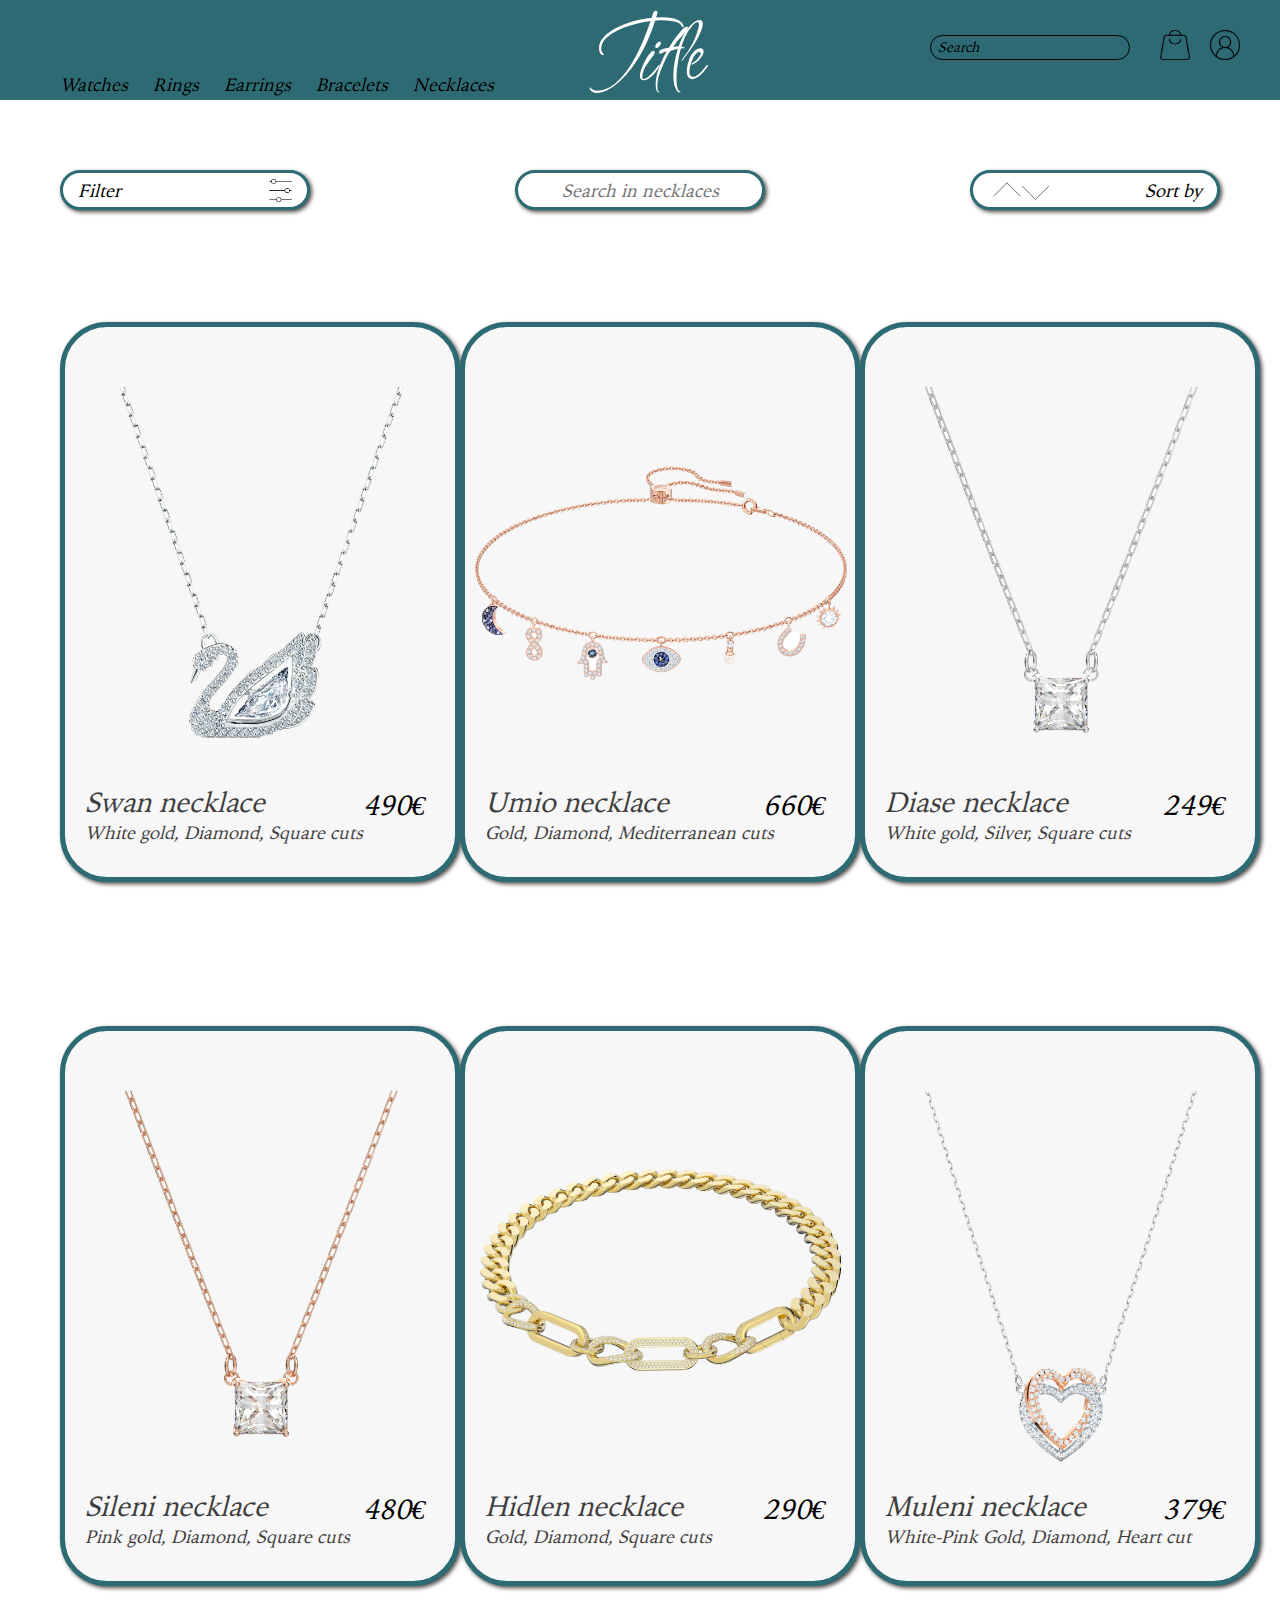
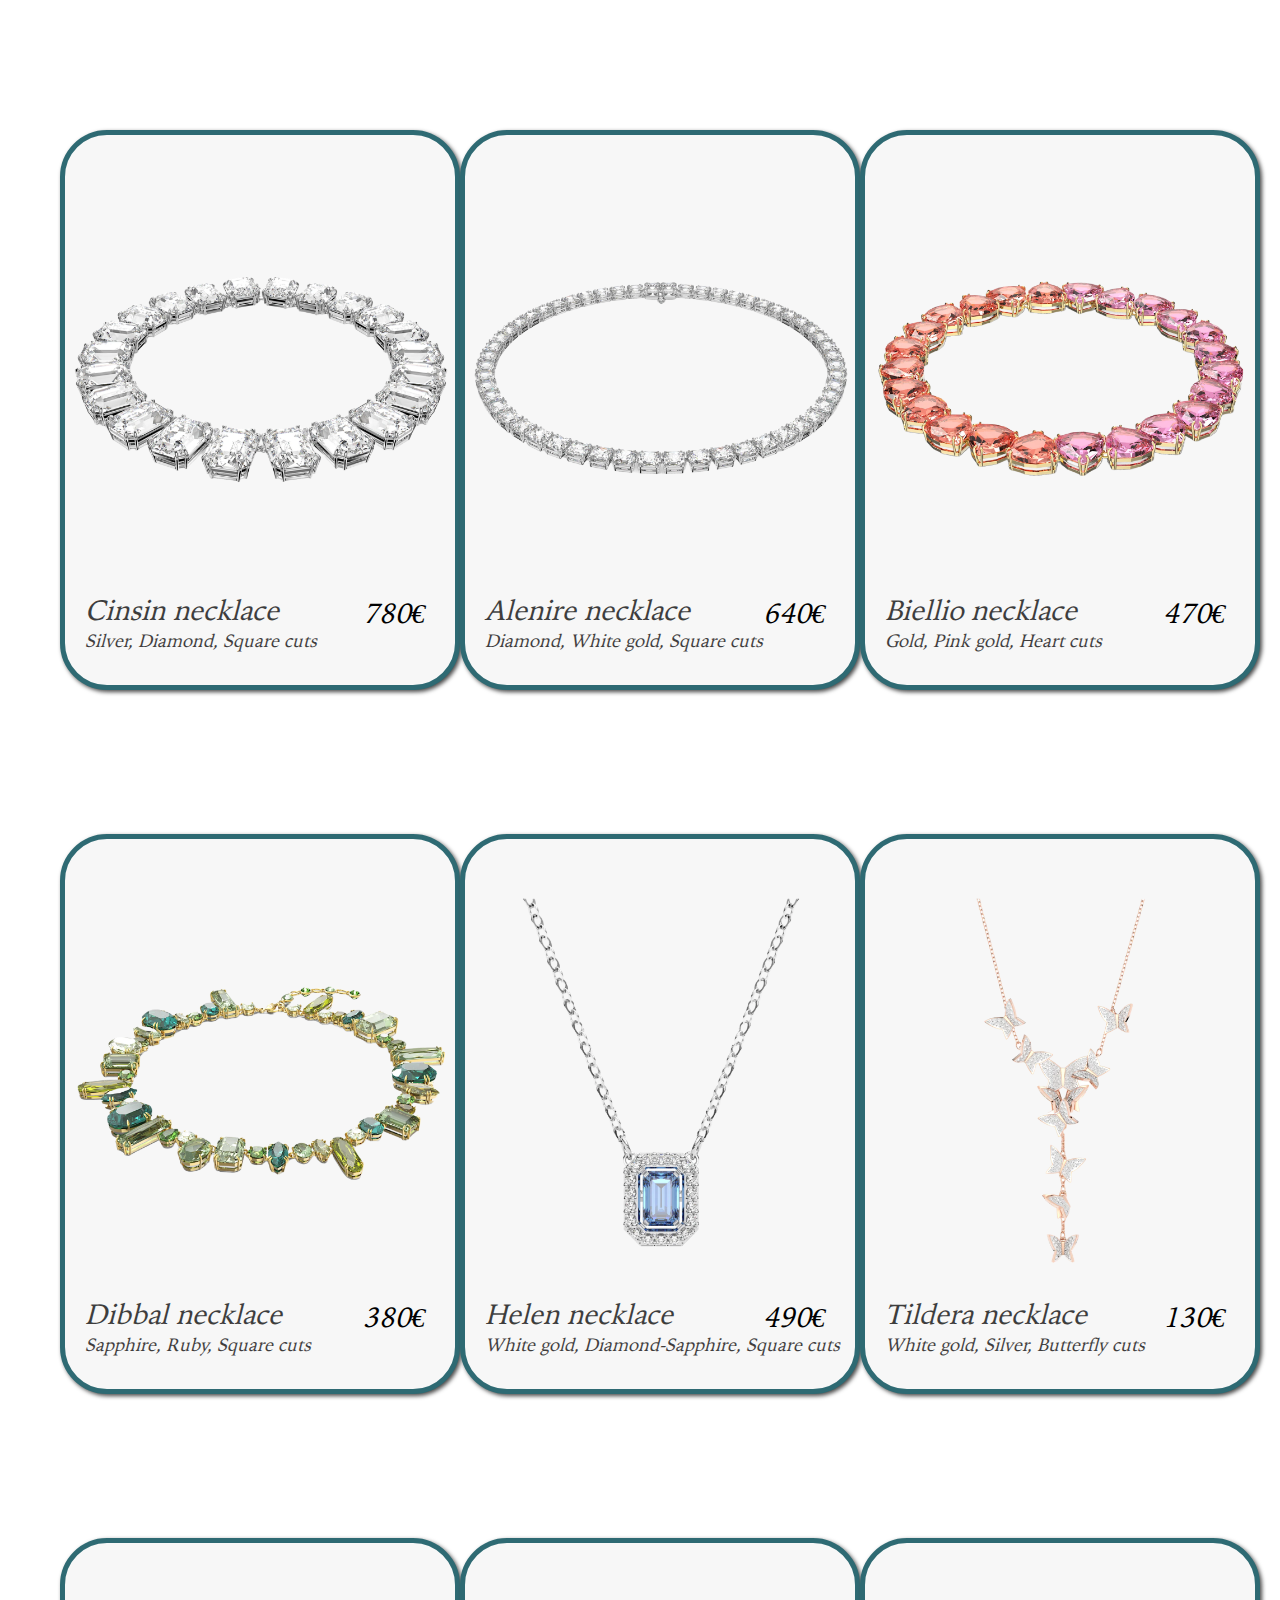
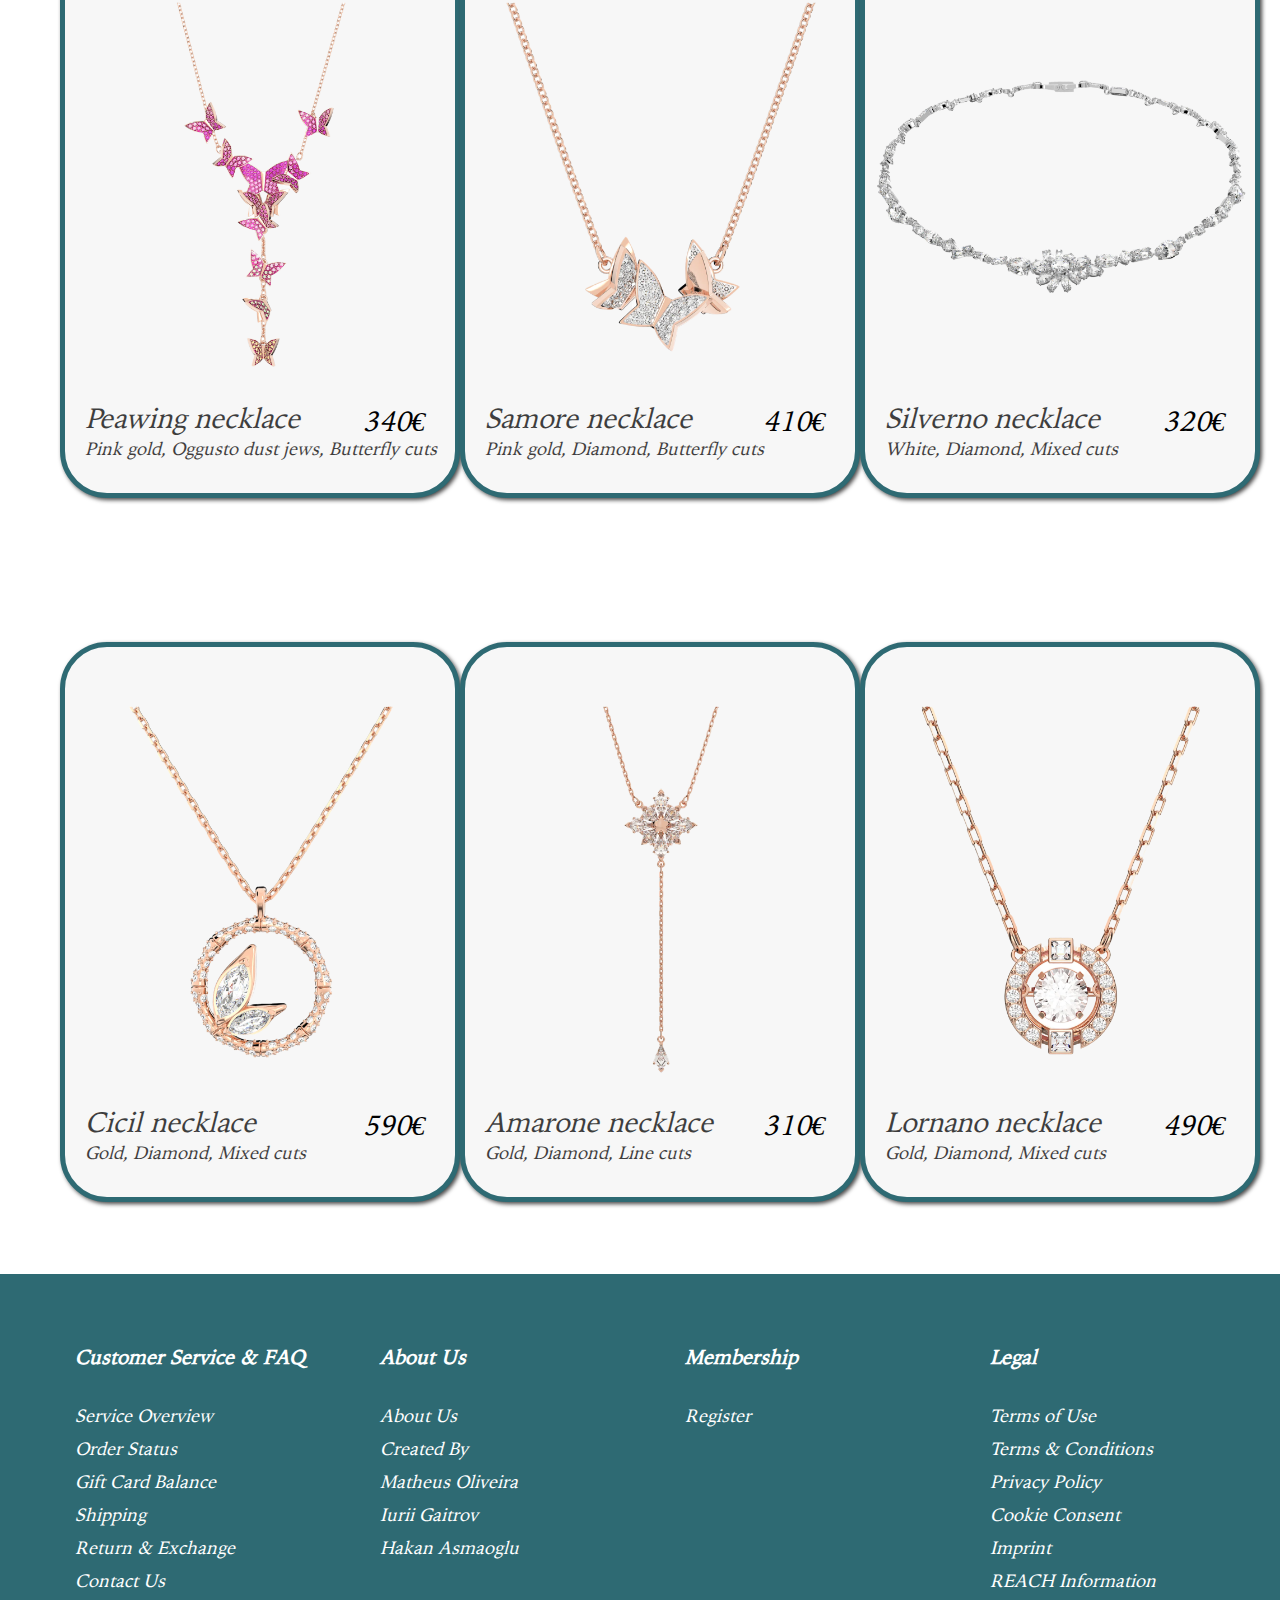
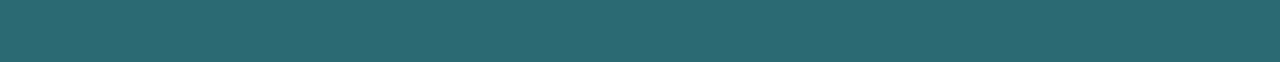
<file: index.html>
<!DOCTYPE html>
<html lang="en">
  <head>
    <meta charset="UTF-8" />
    <meta http-equiv="X-UA-Compatible" content="IE=edge" />
    <meta name="viewport" content="width=device-width, initial-scale=1.0" />
    <link rel="stylesheet" href="style.css" />
    <title>Title</title>
  </head>
  <body>
    <header>
      <nav class="nav-menu">
        <a href="#">Watches</a>
        <a href="#">Rings</a>
        <a href="#">Earrings</a>
        <a href="#">Bracelets</a>
        <a href="index.html">Necklaces</a>
      </nav>
      <div class="title-box">
        <a href="index.html" class="main-title">Title</a>
      </div>
      <form class="search-bar">
        <input type="search" id="search" name="search" placeholder="Search" />
      </form>
      <div id="profile">
        <a href="#"><img src="icons/userlogin.png" /></a>
      </div>
      <div id="bag">
        <a href="bag.html"><img src="icons/shoppingbag.png" /></a>
      </div>
    </header>
    <article>
      <div class="filter-zone">
        <button class="filter-box">
          <p id="filter">Filter</p>
          <img src="icons/volume.png" class="filter-img" />
        </button>
        <input
          type="text"
          class="filter-box-search"
          placeholder="Search in necklaces"
        />
        <button class="filter-box">
          <img src="icons/updown.png" alt="" class="sort-by-img" />
          <p id="sort-by">Sort by</p>
        </button>
      </div>

      <div class="product-list">
        <!-- First product raw -->

        <div class="product-raw">
          <a href="product-detail.html" class="product-link-box">
            <div class="product-box">
              <img src="img/1.18.png" alt="1.1" />
              <div class="product-info">
                <div class="product-spec">
                  <p class="product-name">Swan necklace</p>
                  <p class="product-detail">White gold, Diamond, Square cuts</p>
                </div>
                <div class="product-price"><p>490€</p></div>
              </div>
            </div>
          </a>
          <a href="#" class="product-link-box">
            <div class="product-box">
              <img src="img/1.2.png" alt="1.2" />
              <div class="product-info">
                <div class="product-spec">
                  <p class="product-name">Umio necklace</p>
                  <p class="product-detail">
                    Gold, Diamond, Mediterranean cuts
                  </p>
                </div>
                <div class="product-price"><p>660€</p></div>
              </div>
            </div>
          </a>
          <a href="#" class="product-link-box">
            <div class="product-box">
              <img src="img/1.3.png" alt="1.3" />
              <div class="product-info">
                <div class="product-spec">
                  <p class="product-name">Diase necklace</p>
                  <p class="product-detail">White gold, Silver, Square cuts</p>
                </div>
                <div class="product-price"><p>249€</p></div>
              </div>
            </div>
          </a>
        </div>

        <!-- Second product raw -->

        <div class="product-raw">
          <a href="#" class="product-link-box">
            <div class="product-box">
              <img src="img/1.4.png" alt="1.4" />
              <div class="product-info">
                <div class="product-spec">
                  <p class="product-name">Sileni necklace</p>
                  <p class="product-detail">Pink gold, Diamond, Square cuts</p>
                </div>
                <div class="product-price"><p>480€</p></div>
              </div>
            </div>
          </a>
          <a href="#" class="product-link-box">
            <div class="product-box">
              <img src="img/1.5.png" alt="1.5" />
              <div class="product-info">
                <div class="product-spec">
                  <p class="product-name">Hidlen necklace</p>
                  <p class="product-detail">Gold, Diamond, Square cuts</p>
                </div>
                <div class="product-price"><p>290€</p></div>
              </div>
            </div>
          </a>
          <a href="#" class="product-link-box">
            <div class="product-box">
              <img src="img/1.6.png" alt="1.6" />
              <div class="product-info">
                <div class="product-spec">
                  <p class="product-name">Muleni necklace</p>
                  <p class="product-detail">
                    White-Pink Gold, Diamond, Heart cut
                  </p>
                </div>
                <div class="product-price"><p>379€</p></div>
              </div>
            </div>
          </a>
        </div>

        <!-- Third product raw -->

        <div class="product-raw">
          <a href="#" class="product-link-box">
            <div class="product-box">
              <img src="img/1.7.png" alt="1.7" />
              <div class="product-info">
                <div class="product-spec">
                  <p class="product-name">Cinsin necklace</p>
                  <p class="product-detail">Silver, Diamond, Square cuts</p>
                </div>
                <div class="product-price"><p>780€</p></div>
              </div>
            </div>
          </a>
          <a href="#" class="product-link-box">
            <div class="product-box">
              <img src="img/1.8.png" alt="1.8" />
              <div class="product-info">
                <div class="product-spec">
                  <p class="product-name">Alenire necklace</p>
                  <p class="product-detail">Diamond, White gold, Square cuts</p>
                </div>
                <div class="product-price"><p>640€</p></div>
              </div>
            </div>
          </a>
          <a href="#" class="product-link-box">
            <div class="product-box">
              <img src="img/1.9.png" alt="1.9" />
              <div class="product-info">
                <div class="product-spec">
                  <p class="product-name">Biellio necklace</p>
                  <p class="product-detail">Gold, Pink gold, Heart cuts</p>
                </div>
                <div class="product-price"><p>470€</p></div>
              </div>
            </div>
          </a>
        </div>

        <!-- Forth product raw -->

        <div class="product-raw">
          <a href="#" class="product-link-box">
            <div class="product-box">
              <img src="img/1.10.png" alt="1.10" />
              <div class="product-info">
                <div class="product-spec">
                  <p class="product-name">Dibbal necklace</p>
                  <p class="product-detail">Sapphire, Ruby, Square cuts</p>
                </div>
                <div class="product-price"><p>380€</p></div>
              </div>
            </div>
          </a>
          <a href="#" class="product-link-box">
            <div class="product-box">
              <img src="img/1.11.png" alt="1.11" />
              <div class="product-info">
                <div class="product-spec">
                  <p class="product-name">Helen necklace</p>
                  <p class="product-detail">
                    White gold, Diamond-Sapphire, Square cuts
                  </p>
                </div>
                <div class="product-price"><p>490€</p></div>
              </div>
            </div>
          </a>
          <a href="#" class="product-link-box">
            <div class="product-box">
              <img src="img/1.12.png" alt="1.12" />
              <div class="product-info">
                <div class="product-spec">
                  <p class="product-name">Tildera necklace</p>
                  <p class="product-detail">
                    White gold, Silver, Butterfly cuts
                  </p>
                </div>
                <div class="product-price"><p>130€</p></div>
              </div>
            </div>
          </a>
        </div>

        <!-- Fifth product raw -->

        <div class="product-raw">
          <a href="#" class="product-link-box">
            <div class="product-box">
              <img src="img/1.13.png" alt="1.13" />
              <div class="product-info">
                <div class="product-spec">
                  <p class="product-name">Peawing necklace</p>
                  <p class="product-detail">
                    Pink gold, Oggusto dust jews, Butterfly cuts
                  </p>
                </div>
                <div class="product-price"><p>340€</p></div>
              </div>
            </div>
          </a>
          <a href="#" class="product-link-box">
            <div class="product-box">
              <img src="img/1.14.png" alt="1.14" />
              <div class="product-info">
                <div class="product-spec">
                  <p class="product-name">Samore necklace</p>
                  <p class="product-detail">
                    Pink gold, Diamond, Butterfly cuts
                  </p>
                </div>
                <div class="product-price"><p>410€</p></div>
              </div>
            </div>
          </a>
          <a href="#" class="product-link-box">
            <div class="product-box">
              <img src="img/1.15.png" alt="1.15" />
              <div class="product-info">
                <div class="product-spec">
                  <p class="product-name">Silverno necklace</p>
                  <p class="product-detail">White, Diamond, Mixed cuts</p>
                </div>
                <div class="product-price"><p>320€</p></div>
              </div>
            </div>
          </a>
        </div>

        <!-- Sixth product raw -->

        <div class="product-raw">
          <a href="#" class="product-link-box">
            <div class="product-box">
              <img src="img/1.16.png" alt="1.16" />
              <div class="product-info">
                <div class="product-spec">
                  <p class="product-name">Cicil necklace</p>
                  <p class="product-detail">Gold, Diamond, Mixed cuts</p>
                </div>
                <div class="product-price"><p>590€</p></div>
              </div>
            </div>
          </a>
          <a href="#" class="product-link-box">
            <div class="product-box">
              <img src="img/1.17.png" alt="1.17" />
              <div class="product-info">
                <div class="product-spec">
                  <p class="product-name">Amarone necklace</p>
                  <p class="product-detail">Gold, Diamond, Line cuts</p>
                </div>
                <div class="product-price"><p>310€</p></div>
              </div>
            </div>
          </a>
          <a href="#" class="product-link-box">
            <div class="product-box">
              <img src="img/1.1.png" alt="1.18" />
              <div class="product-info">
                <div class="product-spec">
                  <p class="product-name">Lornano necklace</p>
                  <p class="product-detail">Gold, Diamond, Mixed cuts</p>
                </div>
                <div class="product-price"><p>490€</p></div>
              </div>
            </div>
          </a>
        </div>
      </div>
    </article>
    <footer>
      <div class="container-footer">
        <div class="row">
          <ul class="footer-col">
            <h4>Customer Service & FAQ</h4>
            <li>
              <a href="#">Service Overview</a>
            </li>
            <li>
              <a href="#">Order Status </a>
            </li>
            <li>
              <a href="#">Gift Card Balance </a>
            </li>
            <li>
              <a href="#">Shipping </a>
            </li>
            <li>
              <a href="#">Return & Exchange </a>
            </li>
            <li>
              <a href="#">Contact Us </a>
            </li>
          </ul>
          <ul class="footer-col">
            <h4>About Us</h4>
            <li>
              <a href="#">About Us </a>
            </li>
            <li>
              <a href="#">Created By </a>
            </li>
            <li>
              <a href="#">Matheus Oliveira </a>
            </li>
            <li>
              <a href="#">Iurii Gaitrov </a>
            </li>
            <li>
              <a href="#">Hakan Asmaoglu </a>
            </li>
          </ul>
          <ul class="footer-col">
            <h4>Membership</h4>
            <li>
              <a href="#">Register </a>
            </li>
          </ul>
          <ul class="footer-col">
            <h4>Legal</h4>
            <li>
              <a href="#">Terms of Use </a>
            </li>
            <li>
              <a href="#">Terms & Conditions </a>
            </li>
            <li>
              <a href="#">Privacy Policy </a>
            </li>
            <li>
              <a href="#">Cookie Consent </a>
            </li>
            <li>
              <a href="#">Imprint </a>
            </li>
            <li>
              <a href="#">REACH Information </a>
            </li>
          </ul>
        </div>
      </div>
    </footer>
  </body>
</html>
</file>
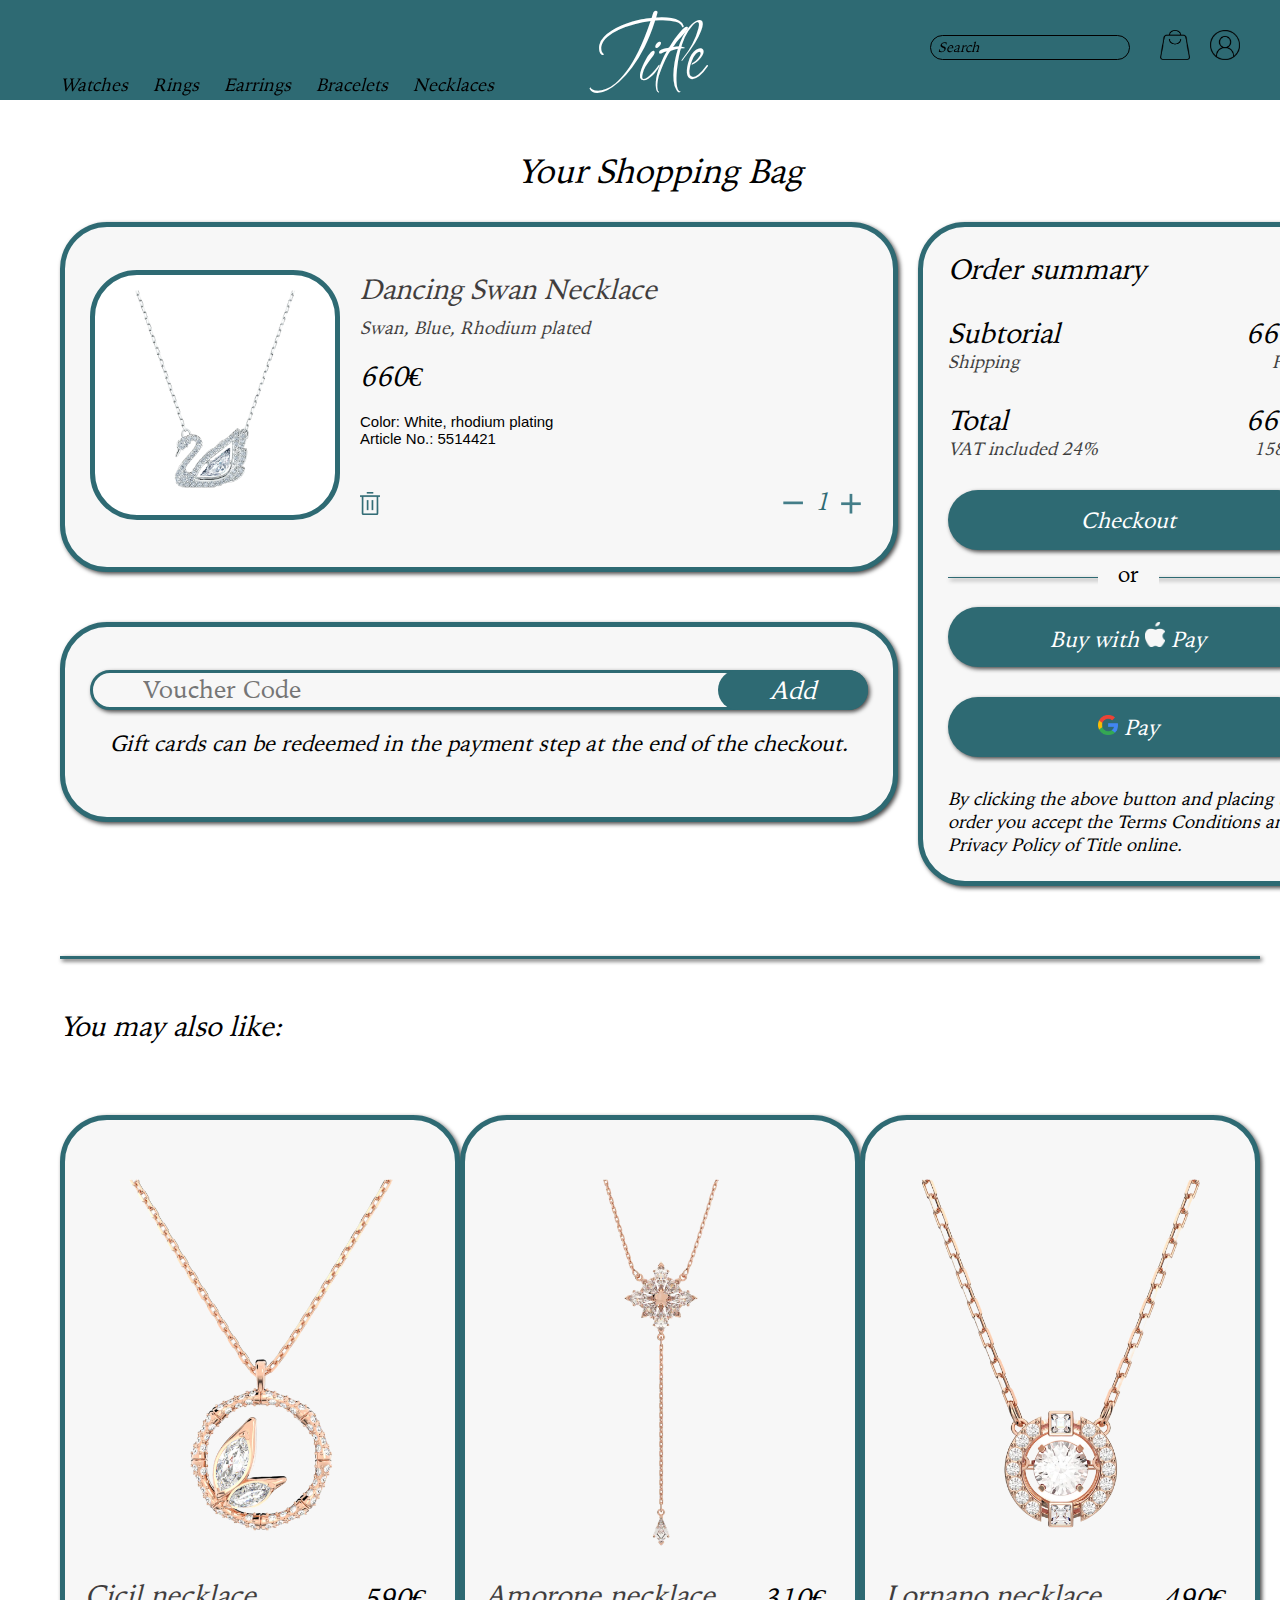
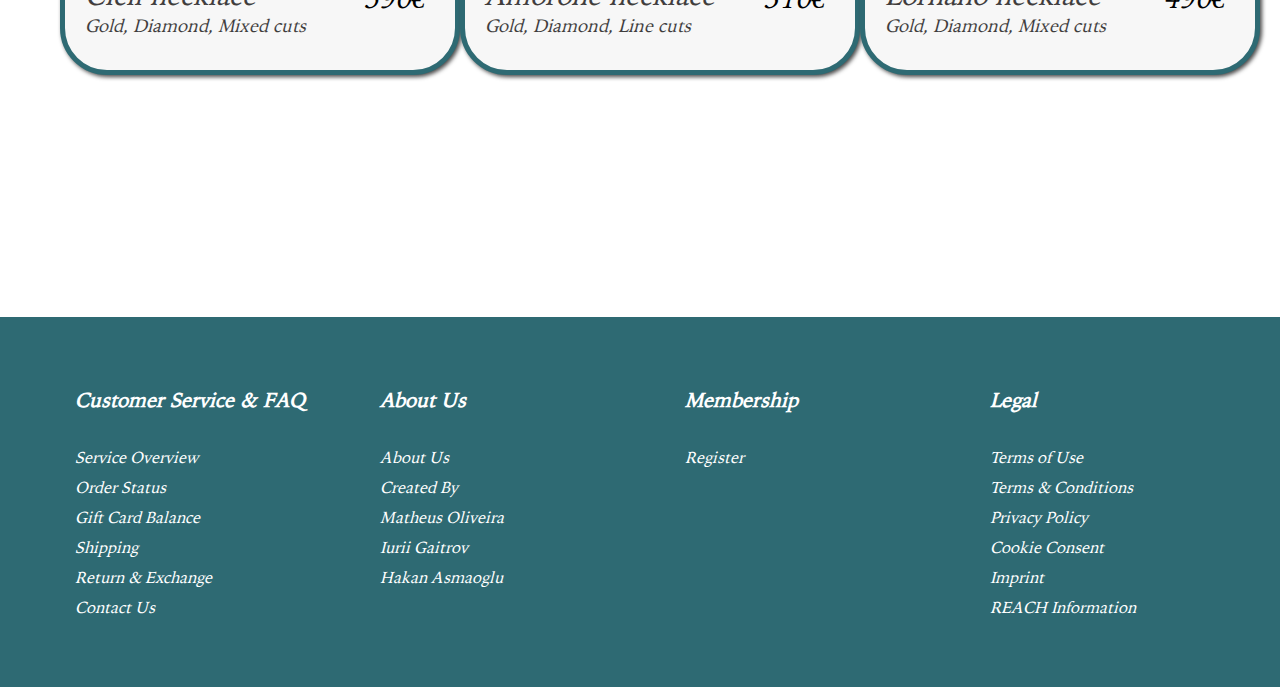
<file: 3rd-page.html>
<!DOCTYPE html>
<html lang="en">
  <head>
    <meta charset="UTF-8" />
    <meta http-equiv="X-UA-Compatible" content="IE=edge" />
    <meta name="viewport" content="width=device-width, initial-scale=1.0" />
    <link rel="stylesheet" href="3rd-page.css" />
    <title>Title</title>
  </head>
  <body>
    <header>
      <nav class="nav-menu">
        <a href="#">Watches</a>
        <a href="#">Rings</a>
        <a href="#">Earrings</a>
        <a href="#">Bracelets</a>
        <a href="#">Necklaces</a>
      </nav>
      <div class="title-box">
        <h1 class="main-title">Title</h1>
      </div>
      <form class="search-bar">
        <input type="search" id="search" name="search" placeholder="Search" />
      </form>
      <div id="profile">
        <a href="#"><img src="icons/userlogin.png" /></a>
      </div>
      <div id="bag">
        <a href="#"><img src="icons/shoppingbag.png" /></a>
      </div>
    </header>

    <article>
      <h2 class="shoppign-bag-title">Your Shopping Bag</h2>
      <section class="shopping-bag">
        <div class="shopping-bag-overview-and-vouncher-code">
          <div class="overview">
            <a href="#">
              <div class="order-produst-img">
                <img src="img/1.18.png" alt="" />
              </div>
            </a>
            <div class="product-description-and-action">
              <div class="order-description">
                <a href="#" class="product-name">Dancing Swan Necklace</a>
                <p class="product-detail-overview">Swan, Blue, Rhodium plated</p>
                <p class="product-price-overview">660€</p>
                <p class="additional-product-info">
                  Color: White, rhodium plating<br />Article No.: 5514421
                </p>
              </div>
              <div class="product-action">
                <button class="action-delete-button">
                  <img
                    src="icons/delete.png"
                    alt="Delete"
                    class="action-delete-img"
                  />
                </button>
                <div class="count-num-chancher">
                  <button id="minus-action">
                    <img src="icons/minus icon.svg" alt="minus" />
                  </button>
                  <p id="count-num">1</p>
                  <button id="plus-action">
                    <img src="icons/plus icon.svg" alt="" />
                  </button>
                </div>
              </div>
            </div>
          </div>
          <div class="vouncher-code">
            <div class="adding-vouncher-code">
              <input type="text" placeholder="Voucher Code" /><button>
                Add
              </button>
            </div>
            <p class="gift-card-info">
              Gift cards can be redeemed in the payment step at the end of the
              checkout.
            </p>
          </div>
        </div>
        <div class="order-summary">
          <p class="order-summary-header">Order summary</p>
          <div class="subtorial-box">
            <p>Subtorial</p>
            <p>660€</p>
          </div>
          <div class="shipping-box">
            <p>Shipping</p>
            <p>Free</p>
          </div>
          <div class="total-box">
            <p>Total</p>
            <p>660€</p>
          </div>
          <div class="vat-box">
            <p>VAT included 24%</p>
            <p>158,4€</p>
          </div>
          <button class="checkout-button">Checkout</button>
          <div class="or">
            <p>or</p>
            <div class="line"></div>
          </div>
          <button class="apple-pay-button">
            Buy with <img src="icons/apple.png" alt="Apple" /> Pay
          </button>
          <button class="google-pay-button">
            <img src="icons/google.png" alt="Google" /> Pay
          </button>
          <p class="privacy-policy-info">
            By clicking the above button and placing the order you accept the
            Terms Conditions and Privacy Policy of Title online.
          </p>
        </div>
      </section>
      <section class="you-may-also-like">
        <hr />
        <p class="you-may-also-like-title">You may also like:</p>
        <!-- Product row in you may also like -->
        <div class="product-raw">
          <a href="#" class="product-link-box">
            <div class="product-box">
              <img src="img/1.16.png" alt="1.16" />
              <div class="product-info">
                <div class="product-spec">
                  <p class="product-name">Cicil necklace</p>
                  <p class="product-detail">Gold, Diamond, Mixed cuts</p>
                </div>
                <div class="product-price"><p>590€</p></div>
              </div>
            </div>
          </a>
          <a href="#" class="product-link-box">
            <div class="product-box">
              <img src="img/1.17.png" alt="1.17" />
              <div class="product-info">
                <div class="product-spec">
                  <p class="product-name">Amorone necklace</p>
                  <p class="product-detail">Gold, Diamond, Line cuts</p>
                </div>
                <div class="product-price"><p>310€</p></div>
              </div>
            </div>
          </a>
          <a href="#" class="product-link-box">
            <div class="product-box">
              <img src="img/1.1.png" alt="1.18" />
              <div class="product-info">
                <div class="product-spec">
                  <p class="product-name">Lornano necklace</p>
                  <p class="product-detail">Gold, Diamond, Mixed cuts</p>
                </div>
                <div class="product-price"><p>490€</p></div>
              </div>
            </div>
          </a>
        </div>
      </div>
      </section>
    </article>
    <footer>
      <div class="container-footer">
        <div class="row">
          <ul class="footer-col">
            <h4>Customer Service & FAQ</h4>
            <li>
              <a href="#">Service Overview</a>
            </li>
            <li>
              <a href="#">Order Status </a>
            </li>
            <li>
              <a href="#">Gift Card Balance </a>
            </li>
            <li>
              <a href="#">Shipping </a>
            </li>
            <li>
              <a href="#">Return & Exchange </a>
            </li>
            <li>
              <a href="#">Contact Us </a>
            </li>
          </ul>
          <ul class="footer-col">
            <h4>About Us</h4>
            <li>
              <a href="#">About Us </a>
            </li>
            <li>
              <a href="#">Created By </a>
            </li>
            <li>
              <a href="#">Matheus Oliveira </a>
            </li>
            <li>
              <a href="#">Iurii Gaitrov </a>
            </li>
            <li>
              <a href="#">Hakan Asmaoglu </a>
            </li>
          </ul>
          <ul class="footer-col">
            <h4>Membership</h4>
            <li>
              <a href="#">Register </a>
            </li>
          </ul>
          <ul class="footer-col">
            <h4>Legal</h4>
            <li>
              <a href="#">Terms of Use </a>
            </li>
            <li>
              <a href="#">Terms & Conditions </a>
            </li>
            <li>
              <a href="#">Privacy Policy </a>
            </li>
            <li>
              <a href="#">Cookie Consent </a>
            </li>
            <li>
              <a href="#">Imprint </a>
            </li>
            <li>
              <a href="#">REACH Information </a>
            </li>
          </ul>
        </div>
      </div>
    </footer>
  </body>
</html>
</file>
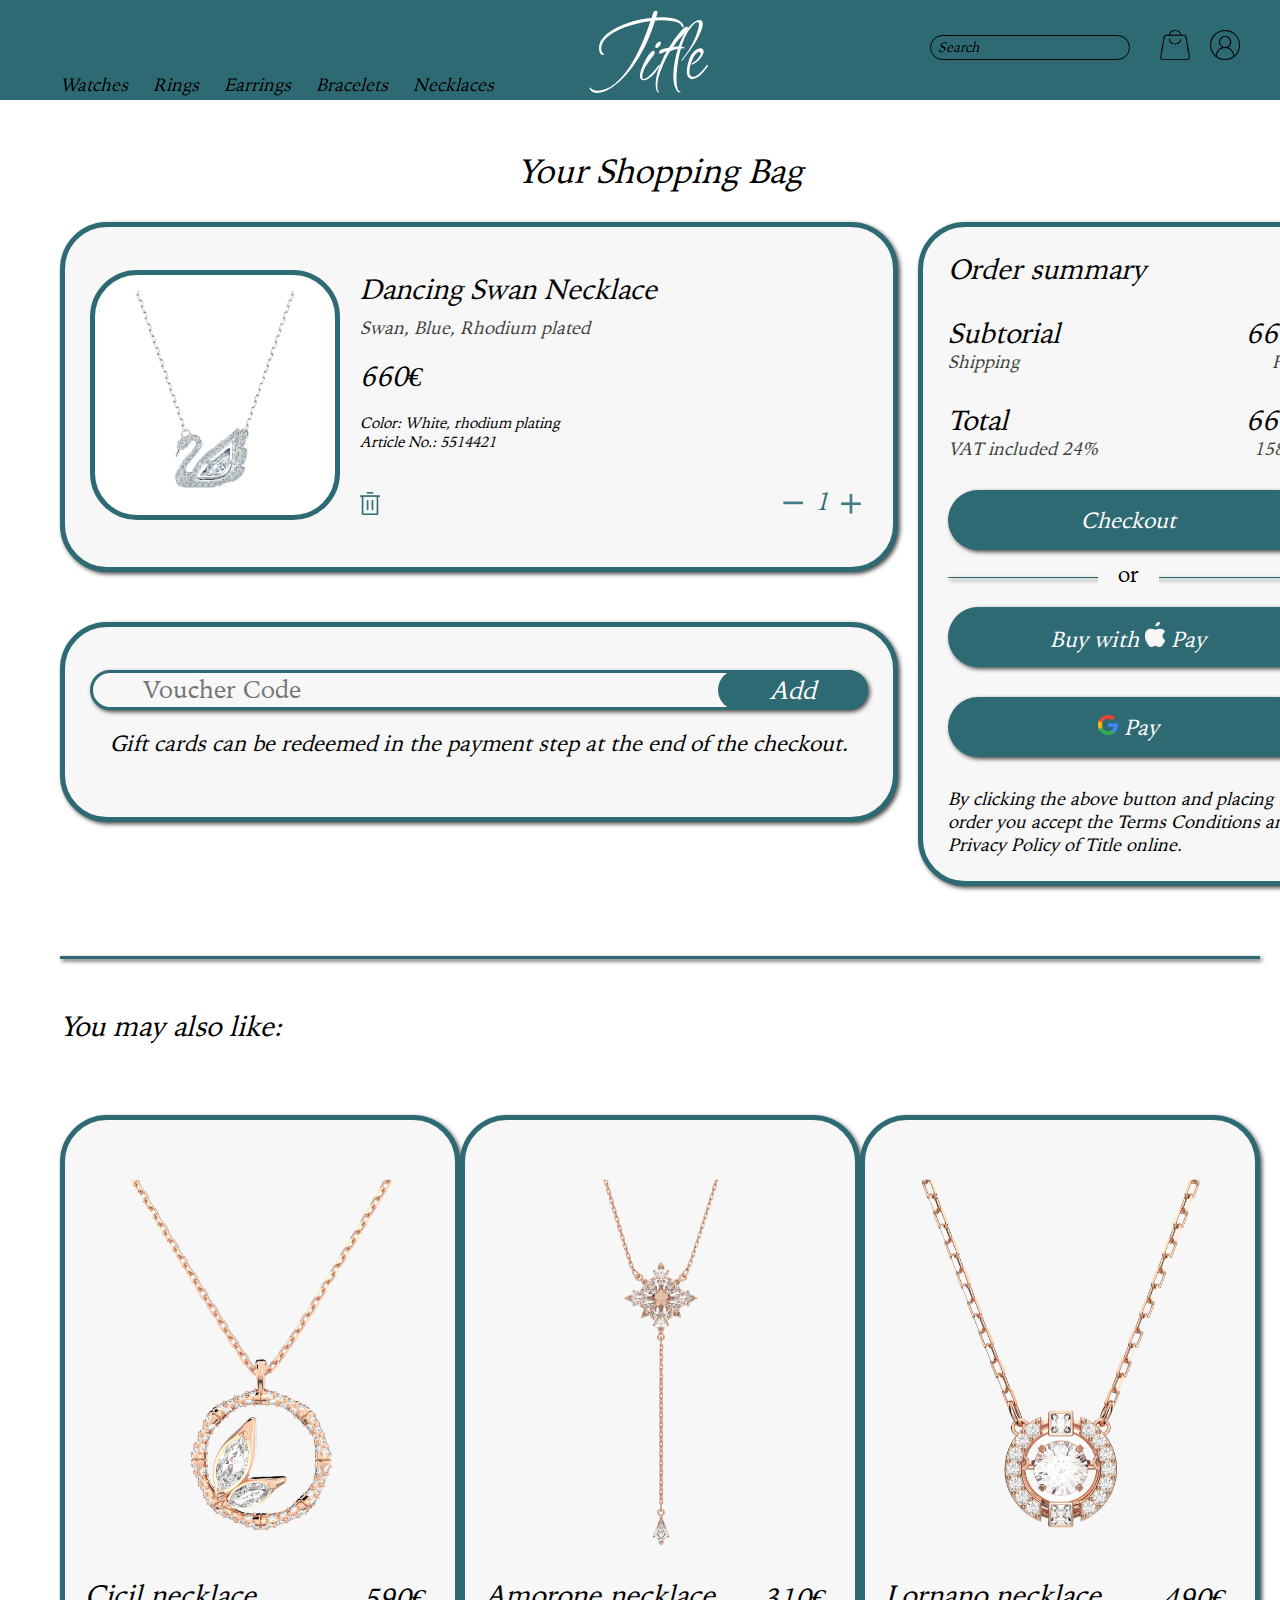
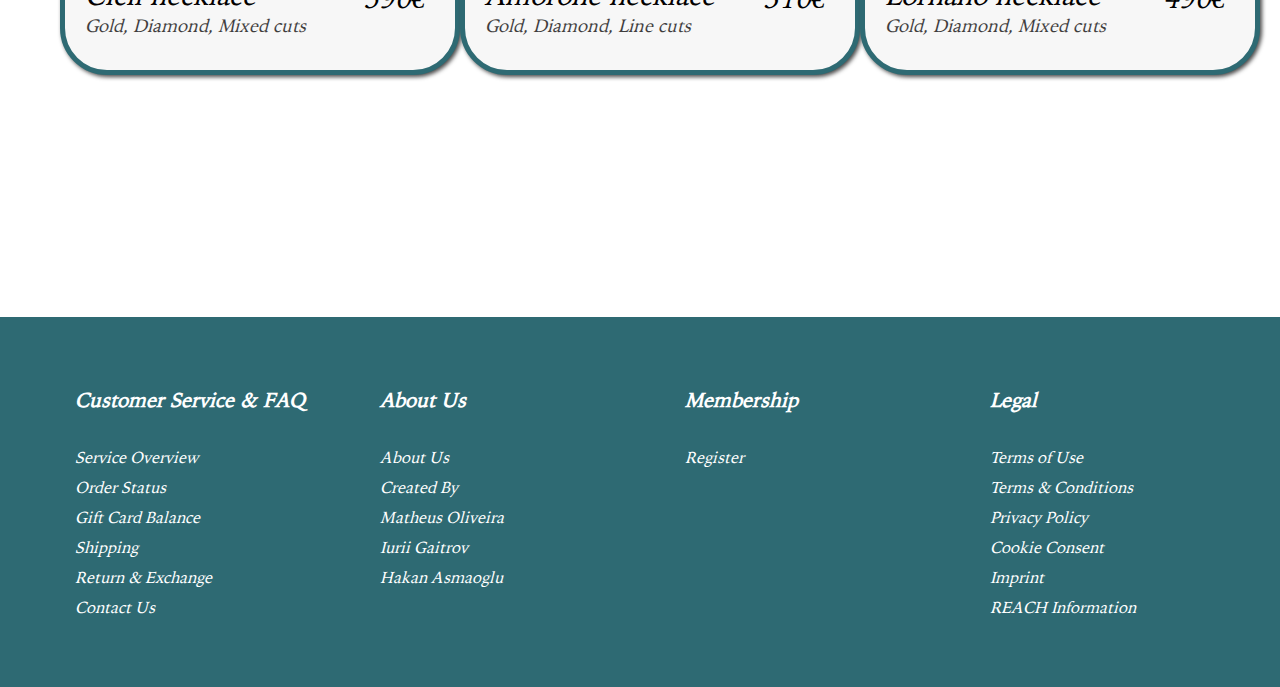
<file: bag.html>
<!DOCTYPE html>
<html lang="en">
  <head>
    <meta charset="UTF-8" />
    <meta http-equiv="X-UA-Compatible" content="IE=edge" />
    <meta name="viewport" content="width=device-width, initial-scale=1.0" />
    <link rel="stylesheet" href="bag.css" />
    <title>Title</title>
  </head>
  <body>
    <header>
      <nav class="nav-menu">
        <a href="#">Watches</a>
        <a href="#">Rings</a>
        <a href="#">Earrings</a>
        <a href="#">Bracelets</a>
        <a href="index.html">Necklaces</a>
      </nav>
      <div class="title-box">
        <a href="index.html" class="main-title">Title</a>
      </div>
      <form class="search-bar">
        <input type="search" id="search" name="search" placeholder="Search" />
      </form>
      <div id="profile">
        <a href="#"><img src="icons/userlogin.png" /></a>
      </div>
      <div id="bag">
        <a href="bag.html"><img src="icons/shoppingbag.png" /></a>
      </div>
    </header>

    <article>
      <h2 class="shoppign-bag-title">Your Shopping Bag</h2>
      <section class="shopping-bag">
        <div class="shopping-bag-overview-and-vouncher-code">
          <div class="overview">
            <a href="product-detail.html">
              <div class="order-produst-img">
                <img src="img/1.18.png" alt="" />
              </div>
            </a>
            <div class="product-description-and-action">
              <div class="order-description">
                <a href="product-detail.html" class="product-name">Dancing Swan Necklace</a>
                <p class="product-detail-overview">Swan, Blue, Rhodium plated</p>
                <p class="product-price-overview">660€</p>
                <p class="additional-product-info">
                  Color: White, rhodium plating<br />Article No.: 5514421
                </p>
              </div>
              <div class="product-action">
                <button class="action-delete-button">
                  <img
                    src="icons/delete.png"
                    alt="Delete"
                    class="action-delete-img"
                  />
                </button>
                <div class="count-num-chancher">
                  <button id="minus-action">
                    <img src="icons/minus icon.svg" alt="minus" />
                  </button>
                  <p id="count-num">1</p>
                  <button id="plus-action">
                    <img src="icons/plus icon.svg" alt="" />
                  </button>
                </div>
              </div>
            </div>
          </div>
          <div class="vouncher-code">
            <div class="adding-vouncher-code">
              <input type="text" placeholder="Voucher Code" /><button>
                Add
              </button>
            </div>
            <p class="gift-card-info">
              Gift cards can be redeemed in the payment step at the end of the
              checkout.
            </p>
          </div>
        </div>
        <div class="order-summary">
          <p class="order-summary-header">Order summary</p>
          <div class="subtorial-box">
            <p>Subtorial</p>
            <p>660€</p>
          </div>
          <div class="shipping-box">
            <p>Shipping</p>
            <p>Free</p>
          </div>
          <div class="total-box">
            <p>Total</p>
            <p>660€</p>
          </div>
          <div class="vat-box">
            <p>VAT included 24%</p>
            <p>158,4€</p>
          </div>
          <button class="checkout-button">Checkout</button>
          <div class="or">
            <p>or</p>
            <div class="line"></div>
          </div>
          <button class="apple-pay-button">
            Buy with <img src="icons/apple.png" alt="Apple" /> Pay
          </button>
          <button class="google-pay-button">
            <img src="icons/google.png" alt="Google" /> Pay
          </button>
          <p class="privacy-policy-info">
            By clicking the above button and placing the order you accept the
            Terms Conditions and Privacy Policy of Title online.
          </p>
        </div>
      </section>
      <section class="you-may-also-like">
        <hr />
        <p class="you-may-also-like-title">You may also like:</p>
        <!-- Product row in you may also like -->
        <div class="product-raw">
          <a href="#" class="product-link-box">
            <div class="product-box">
              <img src="img/1.16.png" alt="1.16" />
              <div class="product-info">
                <div class="product-spec">
                  <p class="product-name">Cicil necklace</p>
                  <p class="product-detail">Gold, Diamond, Mixed cuts</p>
                </div>
                <div class="product-price"><p>590€</p></div>
              </div>
            </div>
          </a>
          <a href="#" class="product-link-box">
            <div class="product-box">
              <img src="img/1.17.png" alt="1.17" />
              <div class="product-info">
                <div class="product-spec">
                  <p class="product-name">Amorone necklace</p>
                  <p class="product-detail">Gold, Diamond, Line cuts</p>
                </div>
                <div class="product-price"><p>310€</p></div>
              </div>
            </div>
          </a>
          <a href="#" class="product-link-box">
            <div class="product-box">
              <img src="img/1.1.png" alt="1.18" />
              <div class="product-info">
                <div class="product-spec">
                  <p class="product-name">Lornano necklace</p>
                  <p class="product-detail">Gold, Diamond, Mixed cuts</p>
                </div>
                <div class="product-price"><p>490€</p></div>
              </div>
            </div>
          </a>
        </div>
      </div>
      </section>
    </article>
    <footer>
      <div class="container-footer">
        <div class="row">
          <ul class="footer-col">
            <h4>Customer Service & FAQ</h4>
            <li>
              <a href="#">Service Overview</a>
            </li>
            <li>
              <a href="#">Order Status </a>
            </li>
            <li>
              <a href="#">Gift Card Balance </a>
            </li>
            <li>
              <a href="#">Shipping </a>
            </li>
            <li>
              <a href="#">Return & Exchange </a>
            </li>
            <li>
              <a href="#">Contact Us </a>
            </li>
          </ul>
          <ul class="footer-col">
            <h4>About Us</h4>
            <li>
              <a href="#">About Us </a>
            </li>
            <li>
              <a href="#">Created By </a>
            </li>
            <li>
              <a href="#">Matheus Oliveira </a>
            </li>
            <li>
              <a href="#">Iurii Gaitrov </a>
            </li>
            <li>
              <a href="#">Hakan Asmaoglu </a>
            </li>
          </ul>
          <ul class="footer-col">
            <h4>Membership</h4>
            <li>
              <a href="#">Register </a>
            </li>
          </ul>
          <ul class="footer-col">
            <h4>Legal</h4>
            <li>
              <a href="#">Terms of Use </a>
            </li>
            <li>
              <a href="#">Terms & Conditions </a>
            </li>
            <li>
              <a href="#">Privacy Policy </a>
            </li>
            <li>
              <a href="#">Cookie Consent </a>
            </li>
            <li>
              <a href="#">Imprint </a>
            </li>
            <li>
              <a href="#">REACH Information </a>
            </li>
          </ul>
        </div>
      </div>
    </footer>
  </body>
</html>
</file>
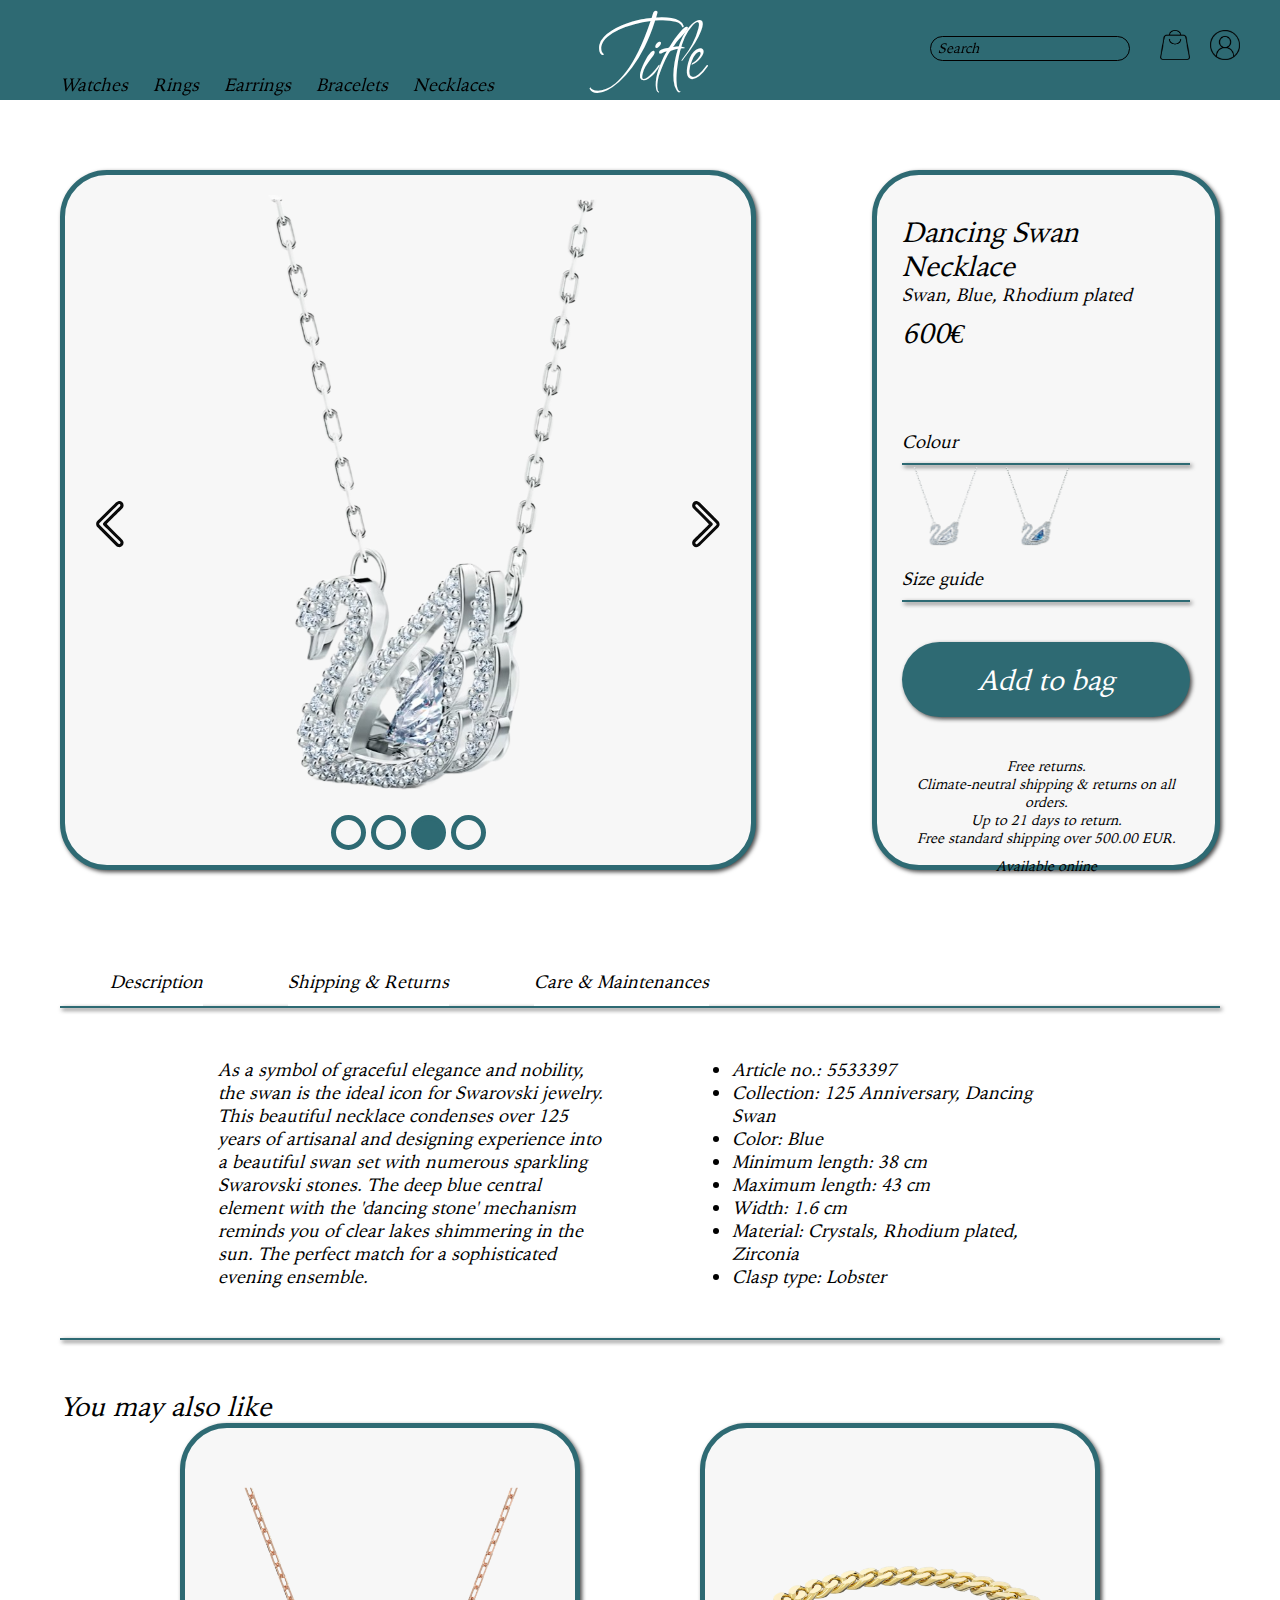
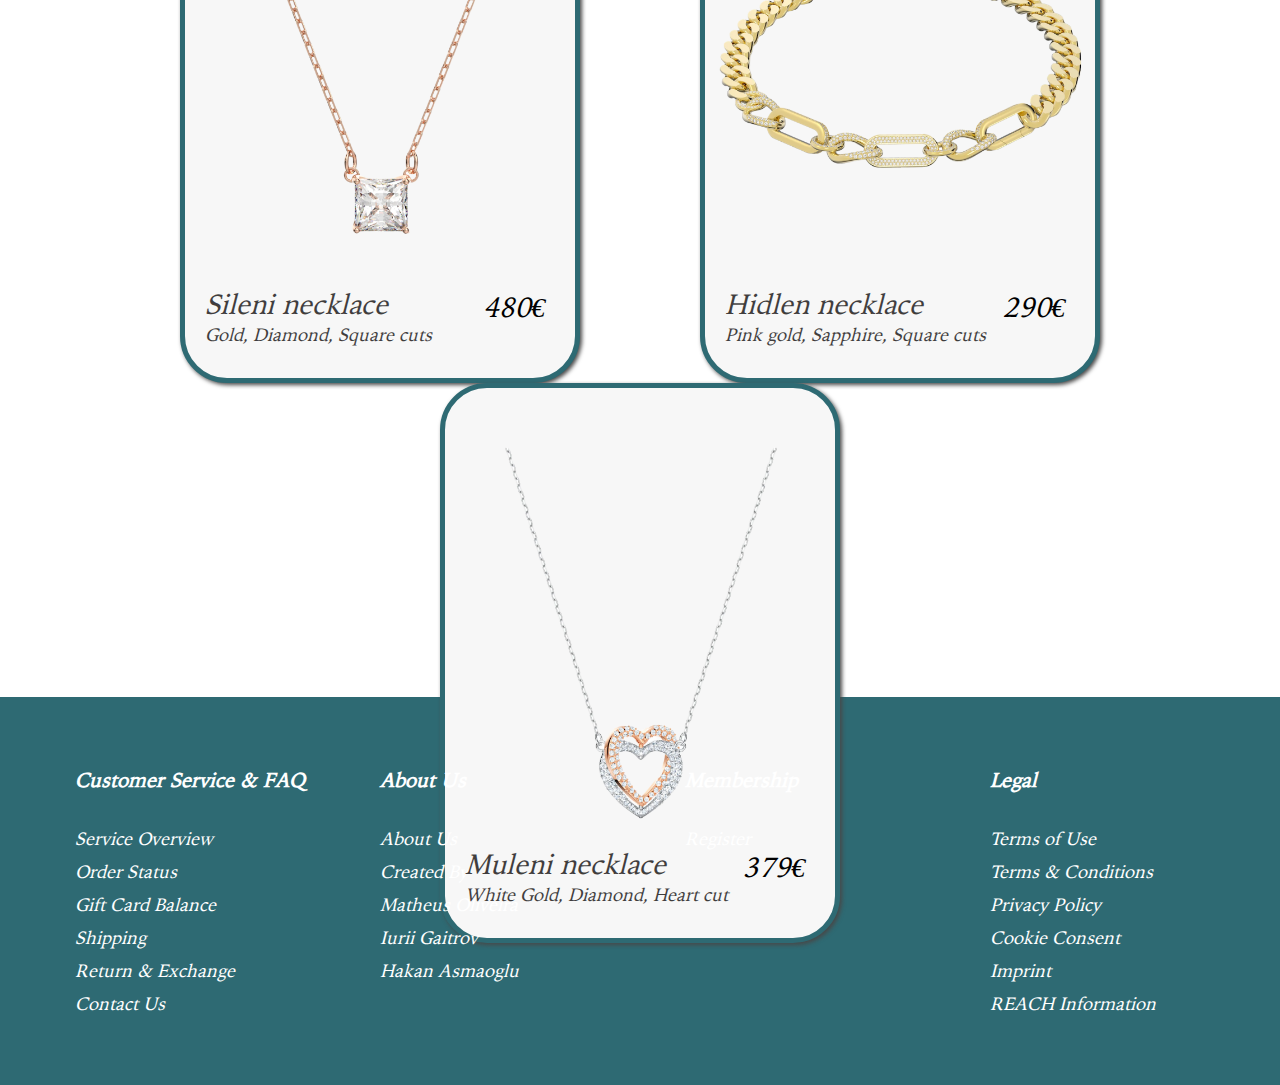
<file: product-detail.html>
<!DOCTYPE html>
<html lang="en">
  <head>
    <meta charset="UTF-8" />
    <meta http-equiv="X-UA-Compatible" content="IE=edge" />
    <meta name="viewport" content="width=device-width, initial-scale=1.0" />
    <link rel="stylesheet" href="product-detail.css" />
    <title>Title</title>
  </head>
  <body>
    <header>
      <nav class="nav-menu">
        <a href="#">Watches</a>
        <a href="#">Rings</a>
        <a href="#">Earrings</a>
        <a href="#">Bracelets</a>
        <a href="index.html">Necklaces</a>
      </nav>
      <div class="title-box">
        <a href="index.html" class="main-title">Title</a>
      </div>
      <form class="search-bar">
        <input type="search" id="search" name="search" placeholder="Search" />
      </form>
      <div id="profile">
        <a href="#"><img src="icons/userlogin.png" /></a>
      </div>
      <div id="bag">
        <a href="bag.html"><img src="icons/shoppingbag.png" /></a>
      </div>
    </header>

    <article>
      <div class="product-container">
        <div class="main-product-box">
          <img class="swan-main" src="img/Swan.png" alt="Main Swan" />
          <div class="ball-container">
            <div class="ball"></div>
            <div class="ball"></div>
            <div class="ball-coloured"></div>
            <div class="ball"></div>
          </div>
          <img
            class="back-icon"
            src="icons/back icon.svg"
            alt="previous image"
          />
          <img class="next-icon" src="icons/next icon.svg" alt="next image" />
        </div>
        <div class="product-bag">
          <h3>Dancing Swan Necklace</h3>
          <p class="swan-text">Swan, Blue, Rhodium plated</p>
          <h3 class="price">600€</h3>
          <p class="colour">Colour</p>
          <hr class="hr-1" />
          <div class="size-container">
            <img class="swan-secondary" src="img/1.18.png" alt="white swan" />
            <img class="swan-secondary" src="img/1.19.png" alt="blue swan" />
            <p>Size guide</p>
          </div>
          <hr class="hr-1" />
          <button class="add-bag">Add to bag</button>
          <ul>
            <li class="add-bag-li">Free returns.</li>
            <li class="add-bag-li">
              Climate-neutral shipping & returns on all orders.
            </li>
            <li class="add-bag-li">Up to 21 days to return.</li>
            <li class="add-bag-li">Free standard shipping over 500.00 EUR.</li>
            <li class="add-bag-li">Available online</li>
          </ul>
        </div>
      </div>
      <a href="#" class="description-link">Description</a>
      <a href="#" class="description-link">Shipping & Returns</a>
      <a href="#" class="description-link">Care & Maintenances</a>
      <hr class="hr-2" />
      <div class="description-container">
        <p class="details-col-1">
          As a symbol of graceful elegance and nobility, the swan is the ideal
          icon for Swarovski jewelry. This beautiful necklace condenses over 125
          years of artisanal and designing experience into a beautiful swan set
          with numerous sparkling Swarovski stones. The deep blue central
          element with the 'dancing stone' mechanism reminds you of clear lakes
          shimmering in the sun. The perfect match for a sophisticated evening
          ensemble.
        </p>
        <ul class="details-col-2">
          <li class="details-li">Article no.: 5533397</li>
          <li class="details-li">Collection: 125 Anniversary, Dancing Swan</li>
          <li class="details-li">Color: Blue</li>
          <li class="details-li">Minimum length: 38 cm</li>
          <li class="details-li">Maximum length: 43 cm</li>
          <li class="details-li">Width: 1.6 cm</li>
          <li class="details-li">
            Material: Crystals, Rhodium plated, Zirconia
          </li>
          <li class="details-li">Clasp type: Lobster</li>
        </ul>
      </div>
      <hr class="hr-2" />
      <h2>You may also like</h2>
      <div class="product-raw">
        <a href="#" class="product-link-box">
          <div class="product-box">
            <img src="img/1.4.png" alt="1.4" />
            <div class="product-info">
              <div class="product-spec">
                <p class="product-name">Sileni necklace</p>
                <p class="product-detail">Gold, Diamond, Square cuts</p>
              </div>
              <div class="product-price"><p>480€</p></div>
            </div>
          </div>
        </a>
        <a href="#" class="product-link-box">
          <div class="product-box">
            <img src="img/1.5.png" alt="1.5" />
            <div class="product-info">
              <div class="product-spec">
                <p class="product-name">Hidlen necklace</p>
                <p class="product-detail">Pink gold, Sapphire, Square cuts</p>
              </div>
              <div class="product-price"><p>290€</p></div>
            </div>
          </div>
        </a>
        <a href="#" class="product-link-box">
          <div class="product-box">
            <img src="img/1.6.png" alt="1.6" />
            <div class="product-info">
              <div class="product-spec">
                <p class="product-name">Muleni necklace</p>
                <p class="product-detail">White Gold, Diamond, Heart cut</p>
              </div>
              <div class="product-price"><p>379€</p></div>
            </div>
          </div>
        </a>
      </div>
    </article>

    <footer>
      <div class="container-footer">
        <div class="row">
          <ul class="footer-col">
            <h4>Customer Service & FAQ</h4>
            <li><a href="#">Service Overview </a></li>
            <li><a href="#">Order Status </a></li>
            <li><a href="#">Gift Card Balance </a></li>
            <li><a href="#">Shipping </a></li>
            <li><a href="#">Return & Exchange </a></li>
            <li><a href="#">Contact Us </a></li>
          </ul>
          <ul class="footer-col">
            <h4>About Us</h4>
            <li><a href="#">About Us </a></li>
            <li><a href="#">Created By </a></li>
            <li><a href="#">Matheus Oliveira </a></li>
            <li><a href="#">Iurii Gaitrov </a></li>
            <li><a href="#">Hakan Asmaoglu </a></li>
          </ul>
          <ul class="footer-col">
            <h4>Membership</h4>
            <li><a href="#">Register </a></li>
          </ul>
          <ul class="footer-col">
            <h4>Legal</h4>
            <li><a href="#">Terms of Use </a></li>
            <li><a href="#">Terms & Conditions </a></li>
            <li><a href="#">Privacy Policy </a></li>
            <li><a href="#">Cookie Consent </a></li>
            <li><a href="#">Imprint </a></li>
            <li><a href="#">REACH Information </a></li>
          </ul>
        </div>
      </div>
    </footer>
  </body>
</html>
</file>
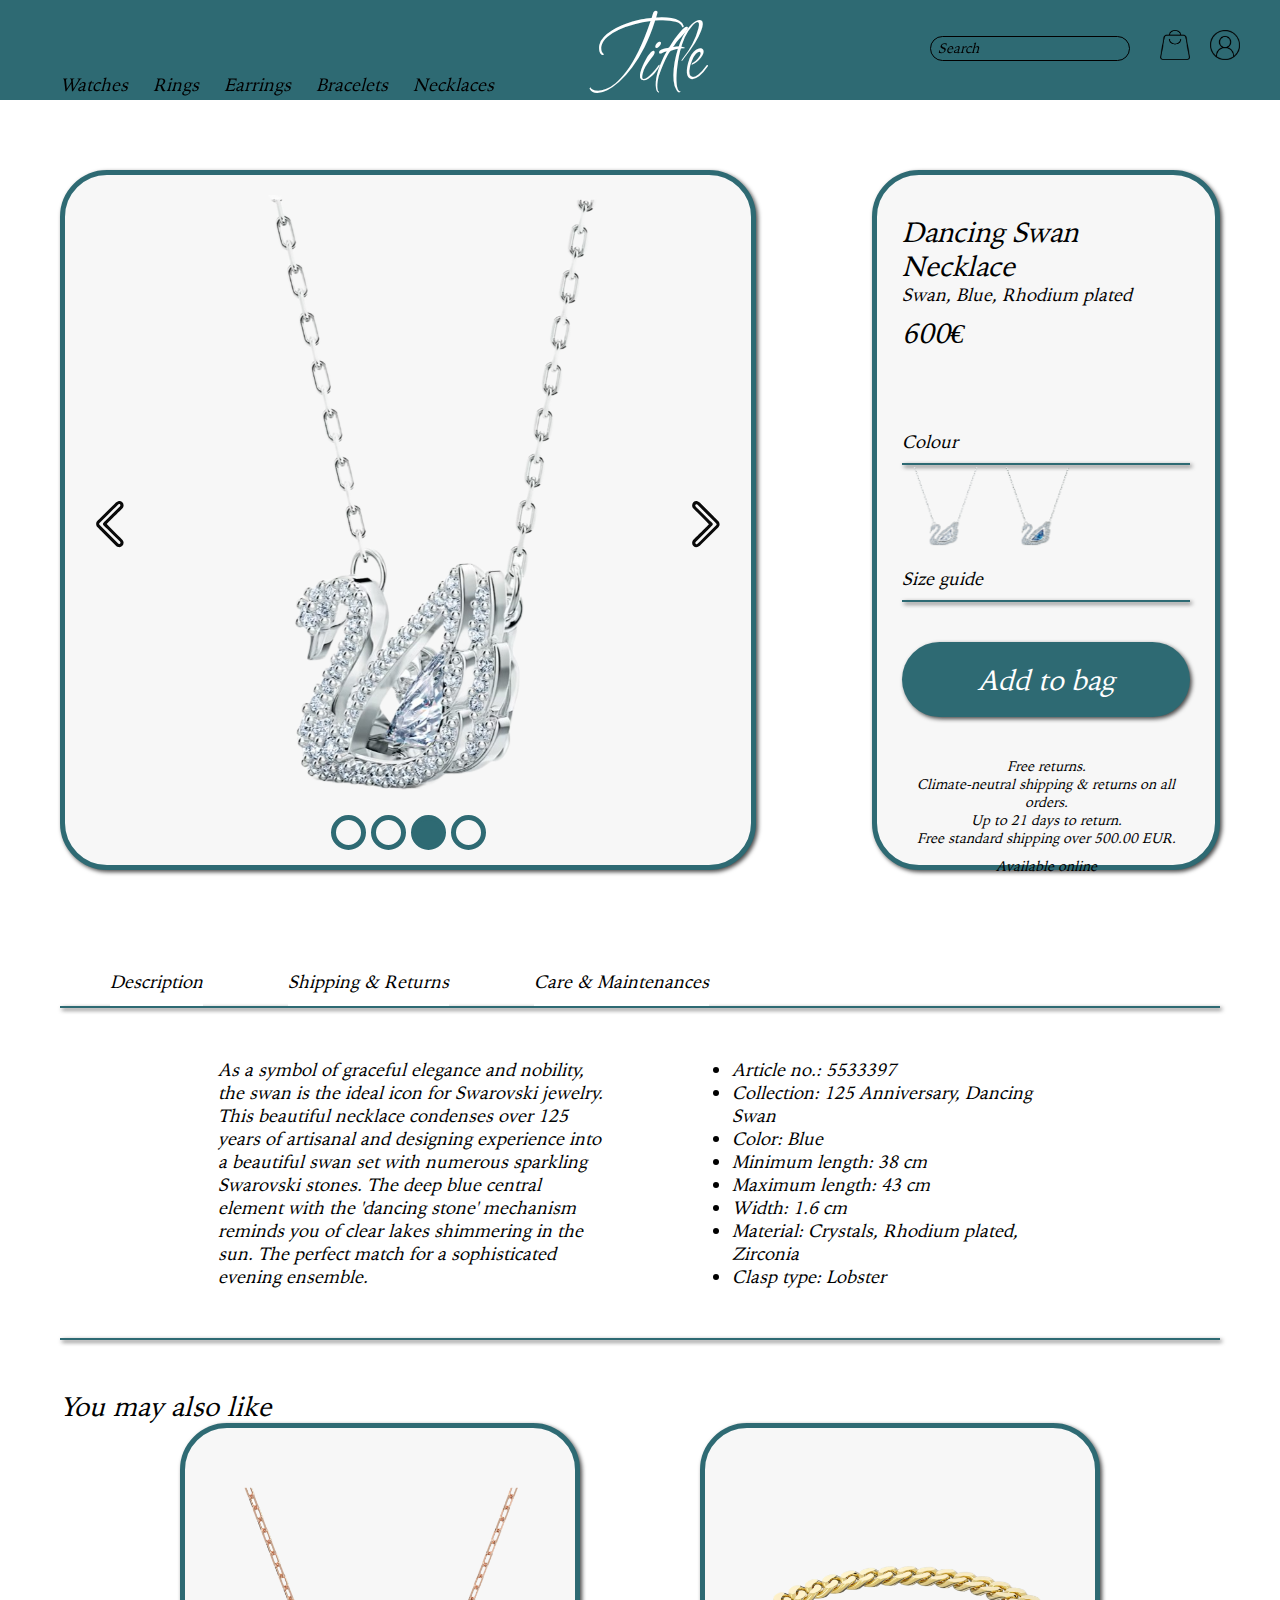
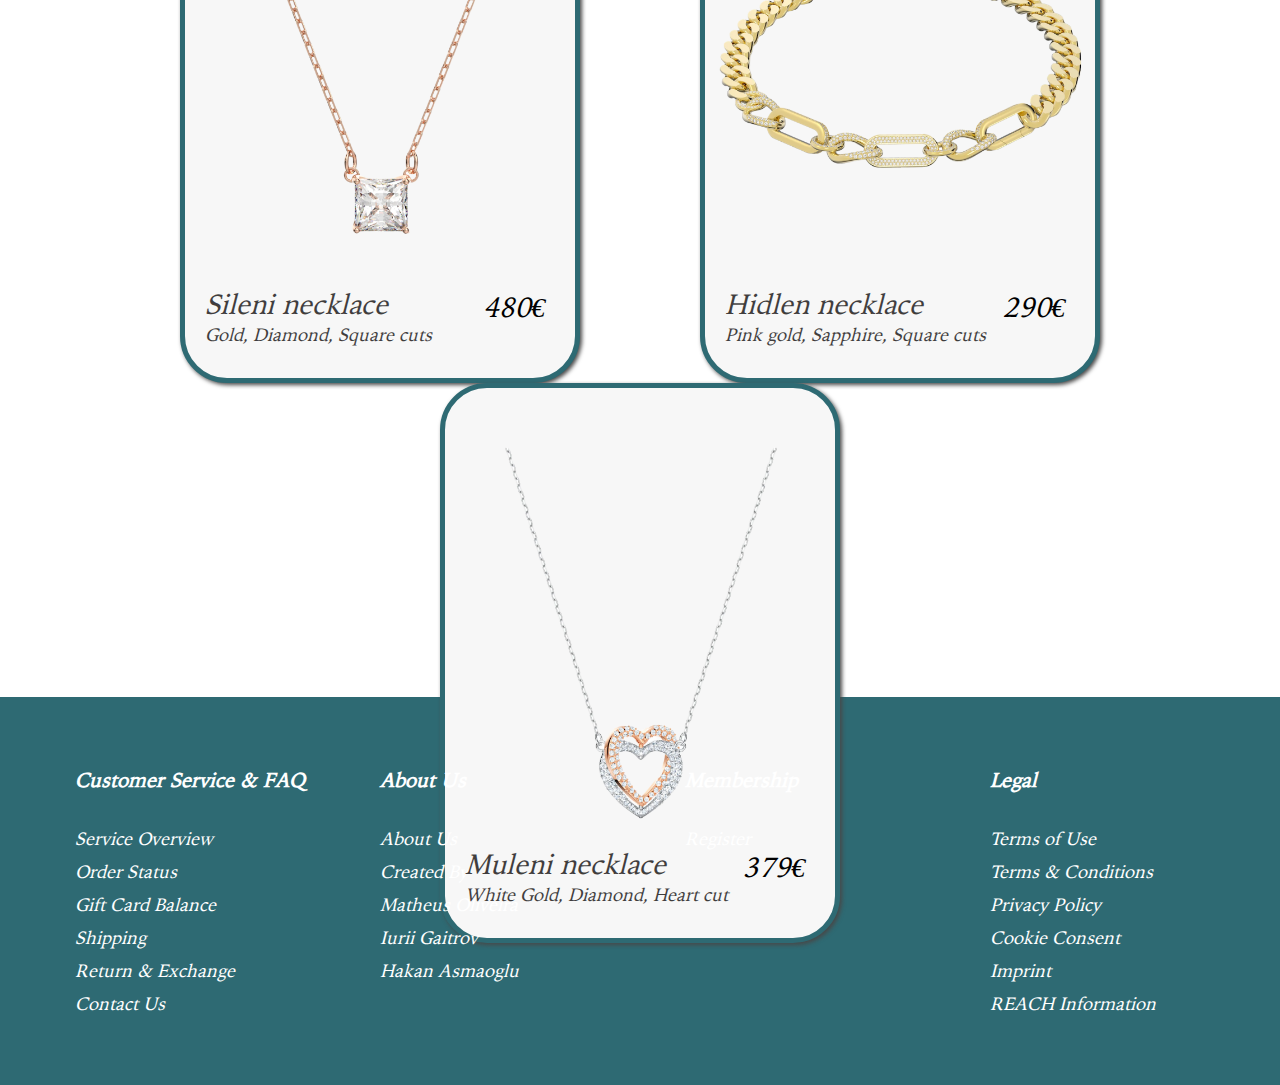
<file: secondpage.html>
<!DOCTYPE html>
<html lang="en">
  <head>
    <meta charset="UTF-8" />
    <meta http-equiv="X-UA-Compatible" content="IE=edge" />
    <meta
      name="viewport"
      content="width=device-width, initial-scale=1.0"
    />
    <link rel="stylesheet" href="secondpage.css" />
    <title>Title</title>
  </head>
  <body>
    <header>
      <nav class="nav-menu">
        <a href="#">Watches</a>
        <a href="#">Rings</a>
        <a href="#">Earrings</a>
        <a href="#">Bracelets</a>
        <a href="#">Necklaces</a>
      </nav>
      <div class="title-box">
        <h1 class="main-title">Title</h1>
      </div>
      <form class="search-bar">
        <input type="search" id="search" name="search" placeholder="Search" />
      </form>
      <div id="profile">
        <a href="#"><img src="icons/userlogin.png" /></a>
      </div>
      <div id="bag">
        <a href="#"><img src="icons/shoppingbag.png" /></a>
      </div>
    </header>

    <article>
      <div class="product-container">
        <div class="main-product-box">
          <img
            class="swan-main"
            src="/img/Swan.png"
            alt="Main Swan"
          />
          <div class="ball-container">
            <div class="ball"></div>
            <div class="ball"></div>
            <div class="ball-coloured"></div>
            <div class="ball"></div>
          </div>
          <img
            class="back-icon"
            src="icons/back icon.svg"
            alt="previous image"
          />
          <img
            class="next-icon"
            src="/icons/next icon.svg"
            alt="next image"
          />
        </div>
        <div class="product-bag">
          <h3>Dancing Swan Necklace</h3>
          <p class="swan-text">Swan, Blue, Rhodium plated</p>
          <h3 class="price">600€</h3>
          <p class="colour">Colour</p>
          <hr class="hr-1">
          <div class="size-container">
            <img
              class="swan-secondary"
              src="/img/1.18.png"
              alt="white swan"
            />
            <img
              class="swan-secondary"
              src="/img/1.19.png"
              alt="blue swan"
            />
            <p>Size guide</p>
          </div>
          <hr class="hr-1">
          <button class="add-bag">Add to bag</button>
          <ul>
            <li class="add-bag-li">Free returns.</li>
            <li class="add-bag-li">
              Climate-neutral shipping & returns on all
              orders.
            </li>
            <li class="add-bag-li">
              Up to 21 days to return.
            </li>
            <li class="add-bag-li">
              Free standard shipping over 500.00 EUR.
            </li>
            <li class="add-bag-li">Available online</li>
          </ul>
        </div>
      </div>
      <a href="#" class="description-link">Description</a>
      <a href="#" class="description-link"
        >Shipping & Returns</a
      >
      <a href="#" class="description-link"
        >Care & Maintenances</a
      >
      <hr class="hr-2">
      <div class="description-container">
        <p class="details-col-1">
          As a symbol of graceful elegance and nobility, the
          swan is the ideal icon for Swarovski jewelry. This
          beautiful necklace condenses over 125 years of
          artisanal and designing experience into a
          beautiful swan set with numerous sparkling
          Swarovski stones. The deep blue central element
          with the 'dancing stone' mechanism reminds you of
          clear lakes shimmering in the sun. The perfect
          match for a sophisticated evening ensemble.
        </p>
        <ul class="details-col-2">
          <li class="details-li">Article no.: 5533397</li>
          <li class="details-li">
            Collection: 125 Anniversary, Dancing Swan
          </li>
          <li class="details-li">Color: Blue</li>
          <li class="details-li">Minimum length: 38 cm</li>
          <li class="details-li">Maximum length: 43 cm</li>
          <li class="details-li">Width: 1.6 cm</li>
          <li class="details-li">
            Material: Crystals, Rhodium plated, Zirconia
          </li>
          <li class="details-li">Clasp type: Lobster</li>
        </ul>
      </div>
      <hr class="hr-2">
      <h2>You may also like</h2>
      <div class="product-raw">
        <a href="#" class="product-link-box">
          <div class="product-box">
            <img src="img/1.4.png" alt="1.4" />
            <div class="product-info">
              <div class="product-spec">
                <p class="product-name">Sileni necklace</p>
                <p class="product-detail">
                  Gold, Diamond, Square cuts
                </p>
              </div>
              <div class="product-price"><p>480€</p></div>
            </div>
          </div>
        </a>
        <a href="#" class="product-link-box">
          <div class="product-box">
            <img src="img/1.5.png" alt="1.5" />
            <div class="product-info">
              <div class="product-spec">
                <p class="product-name">Hidlen necklace</p>
                <p class="product-detail">
                  Pink gold, Sapphire, Square cuts
                </p>
              </div>
              <div class="product-price"><p>290€</p></div>
            </div>
          </div>
        </a>
        <a href="#" class="product-link-box">
          <div class="product-box">
            <img src="img/1.6.png" alt="1.6" />
            <div class="product-info">
              <div class="product-spec">
                <p class="product-name">Muleni necklace</p>
                <p class="product-detail">
                  White Gold, Diamond, Heart cut
                </p>
              </div>
              <div class="product-price"><p>379€</p></div>
            </div>
          </div>
        </a>
      </div>
    </article>

    <footer>
      <div class="container-footer">
        <div class="row">
          <ul class="footer-col">
            <h4>Customer Service & FAQ</h4>
            <li><a href="#">Service Overview </a></li>
            <li><a href="#">Order Status </a></li>
            <li><a href="#">Gift Card Balance </a></li>
            <li><a href="#">Shipping </a></li>
            <li><a href="#">Return & Exchange </a></li>
            <li><a href="#">Contact Us </a></li>
          </ul>
          <ul class="footer-col">
            <h4>About Us</h4>
            <li><a href="#">About Us </a></li>
            <li><a href="#">Created By </a></li>
            <li><a href="#">Matheus Oliveira </a></li>
            <li><a href="#">Iurii Gaitrov </a></li>
            <li><a href="#">Hakan Asmaoglu </a></li>
          </ul>
          <ul class="footer-col">
            <h4>Membership</h4>
            <li><a href="#">Register </a></li>
          </ul>
          <ul class="footer-col">
            <h4>Legal</h4>
            <li><a href="#">Terms of Use </a></li>
            <li><a href="#">Terms & Conditions </a></li>
            <li><a href="#">Privacy Policy </a></li>
            <li><a href="#">Cookie Consent </a></li>
            <li><a href="#">Imprint </a></li>
            <li><a href="#">REACH Information </a></li>
          </ul>
        </div>
      </div>
    </footer>
  </body>
</html>
</file>
<file: style.css>
* {
  margin: 0;
  padding: 0;
  box-sizing: border-box;
}

@font-face {
  font-family: Inspiration;
  src: url("Inspiration-Regular.ttf");
}

@font-face {
  font-family: "Iowan Old Style";
  src: url("Bitstream\ Iowan\ Old\ Style\ BT.ttf");
}

body {
  font-family: "Iowan Old Style";
  font-style: italic;
}

/* /////////////// Header //////////////// */

header {
  background-color: #2e6a73;
  height: 100px;
  width: 100%;
  top: 0;
  position: fixed;
  z-index: 1000;
}

.title-box {
  width: 100px;
  height: auto;
  margin: 0 auto;
}

.main-title {
  position: absolute;
  height: auto;
  text-align: center;
  font-family: Inspiration;
  font-size: 90px;
  top: 0;
  color: #fff;
  font-style: italic;
  font-weight: 400;
}

.main-title:link {
  text-decoration: none;
  color: #fff;
}

.nav-menu {
  position: absolute;
  height: auto;
  bottom: 4px;
  margin-left: 60px;
  font-size: 18px;
}

.nav-menu a:link {
  text-decoration: none;
  color: #000;
  margin-right: 20px;
  cursor: pointer;
}

.nav-menu a:hover {
  border-bottom: solid 4px black;
}

.nav-menu a:active {
  color: #fff;
}

.nav-menu a:visited {
  color: #000;
}

.nav-menu a:last-child {
  margin-right: 0;
}

.search-bar {
  position: absolute;
  right: 150px;
  top: 35%;
}

#search {
  border: 1px solid #000;
  border-radius: 13px;
  height: 25px;
  background-color: #2e6a73;
  color: #000;
  width: 200px;
}

#search::placeholder {
  color: #000;
  font-family: "Iowan Old Style";
  font-style: italic;
  font-size: 14px;
  padding-left: 7px;
}

#profile {
  position: absolute;
  right: 40px;
  top: 30%;
}

#profile a img {
  width: 30px;
  height: 30px;
  background-color: #2e6a73;
}

#bag {
  position: absolute;
  right: 90px;
  top: 30%;
}

#bag a img {
  width: 30px;
  height: 30px;
  background-color: #2e6a73;
}

/* ////////////////// Main part, content ////////////////////// */

article {
  margin-left: 60px;
  margin-right: 60px;
}

.filter-zone {
  width: 100%;
  margin-top: 110px;
  margin-bottom: 40px;
  display: flex;
  justify-content: space-between;
}

.filter-box {
  height: 40px;
  width: 250px;
  border-radius: 45px;
  box-shadow: rgb(72, 72, 72) 2px 2px 4px;
  background-color: #fff;
  border: solid #2e6a73 3px;
  cursor: pointer;
  font-family: "Iowan Old Style";
  font-style: italic;
  font-size: 17px;
  position: relative;
  top: 60px;
}

.filter-box-search {
  height: 40px;
  width: 250px;
  border-radius: 45px;
  box-shadow: rgb(72, 72, 72) 2px 2px 4px;
  background-color: #fff;
  border: solid #2e6a73 3px;
  font-family: "Iowan Old Style";
  font-style: italic;
  font-size: 18px;
  margin-top: 60px;
}

.filter-box-search[type="text"]::placeholder {
  text-align: center;
}

#filter {
  position: absolute;
  left: 15px;
  top: 6px;
  font-size: 18px;
}

.filter-img {
  width: 23px;
  height: 23px;
  position: absolute;
  right: 15px;
  top: 6px;
}

#sort-by {
  position: absolute;
  right: 15px;
  top: 6px;
  font-size: 18px;
}

.sort-by-img {
  height: 60px;
  position: absolute;
  left: -20px;
  top: -12px;
}

/* Product lists */

.product-raw {
  display: flex;
  background-color: white;
  height: 704px;
  justify-content: space-between;
}

.product-link-box {
  margin: auto;
}

.product-box {
  margin: auto;
  width: 400px;
  height: 560px;
  border: solid 5px #2e6a73;
  border-radius: 47px;
  background-color: #f7f7f7;
  box-shadow: rgb(72, 72, 72) 2px 2px 4px;
}

.product-box img {
  width: 392px;
  height: 392px;
  margin-top: 50px;
}

.product-info {
  position: relative;
}

.product-spec {
  margin-top: 30px;
  position: absolute;
  top: -20px;
  left: 20px;
  text-align: left;
  font-style: italic;
}

.product-name {
  font-family: "Iowan Old Style";
  font-style: italic;
  font-weight: 400;
  font-size: 28px;
  line-height: 38px;
  opacity: 0.75;
  color: #000;
}

.product-detail {
  font-family: "Iowan Old Style";
  font-style: italic;
  font-weight: 400;
  font-size: 18px;
  line-height: 23px;
  display: flex;
  align-items: center;
  color: #030000;
  opacity: 0.75;
}

.product-price {
  color: #000;
  position: absolute;
  right: 30px;
  top: -25px;
  z-index: 999;
  margin-top: 40px;
  font-style: italic;
  font-size: 28px;
}

/* ////////////////////// Footer ///////////////////////// */
.container-footer {
  max-width: 1820px;
  margin: auto;
}

.row {
  margin-left: 60px;
  display: flex;
  flex-wrap: wrap;
}

footer {
  background-color: #2e6a73;
  padding: 70px 0;
}

.footer-col {
  width: 25%;
  padding: 0 15px;
  display: flex;
  flex-direction: column;
}

footer li:not(:last-child) {
  margin-bottom: 10px;
}

footer h4 {
  margin-bottom: 35px;
  font-size: 20px;
  color: white;
}

footer ul li a {
  font-size: 18px;
  text-decoration: none;
  color: white;
  transition: all 0.3s ease;
}

footer ul li a:hover {
  color: white;
  padding-left: 10px;
}

ul {
  list-style: none;
}
</file>
<file: 3rd-page.css>
* {
  margin: 0;
  padding: 0;
  box-sizing: border-box;
}

@font-face {
  font-family: Inspiration;
  src: url("Inspiration-Regular.ttf");
}

@font-face {
  font-family: "Iowan Old Style";
  src: url("Bitstream\ Iowan\ Old\ Style\ BT.ttf");
}

body {
  font-family: "Iowan Old Style";
  font-style: italic;
}

header {
  background-color: #2e6a73;
  height: 100px;
  width: 100%;
  top: 0;
  position: fixed;
  z-index: 1000;
}

.title-box {
  width: 100px;
  height: auto;
  margin: 0 auto;
}

.main-title {
  position: absolute;
  height: auto;
  text-align: center;
  font-family: Inspiration;
  font-size: 90px;
  top: 0;
  color: #fff;
  font-style: italic;
  font-weight: 400;
}

.nav-menu {
  position: absolute;
  height: auto;
  bottom: 4px;
  margin-left: 60px;
  font-size: 18px;
}

/* .nav-menu  This zone lets footer links be black */
.nav-menu a:link {
  text-decoration: none;
  color: #000;
  margin-right: 20px;
  cursor: pointer;
}

.nav-menu a:hover {
  border-bottom: solid 4px black;
}

.nav-menu a:active {
  color: #fff;
}

.nav-menu a:visited {
  color: #000;
}

.nav-menu a:last-child {
  margin-right: 0;
}

.search-bar {
  position: absolute;
  right: 150px;
  top: 35%;
}

#search {
  border: 1px solid #000;
  border-radius: 13px;
  height: 25px;
  background-color: #2e6a73;
  color: #000;
  width: 200px;
}

#search::placeholder {
  color: #000;
  font-family: "Iowan Old Style";
  font-style: italic;
  font-size: 14px;
  padding-left: 7px;
}

#profile {
  position: absolute;
  right: 40px;
  top: 30%;
}

#profile a img {
  width: 30px;
  height: 30px;
  background-color: #2e6a73;
}

#bag {
  position: absolute;
  right: 90px;
  top: 30%;
}

#bag a img {
  width: 30px;
  height: 30px;
  background-color: #2e6a73;
}

/* /////////////////////// Product Details ///////////////////////// */

/* ////////////////////// SHOPPING BAG PAGE ////////////////////// */

article {
  margin: auto;
  max-width: 1600px;
  min-width: fit-content;
  padding: 0 60px;
  margin-bottom: 170px;
}

.shoppign-bag-title {
  margin-top: 150px;
  margin-bottom: 30px;
  font-style: italic;
  font-weight: 400;
  font-size: 34px;
  text-align: center;
}

.shopping-bag {
  display: flex;
  margin: auto;
  justify-content: space-between;
}

.shopping-bag-overview-and-vouncher-code {
  width: 60%;
  height: 600px;
  display: flex;
  justify-content: space-between;
  flex-direction: column;
  margin-right: 20px;
  min-width: fit-content;
}

.overview {
  width: 100%;
  min-width: fit-content;
  height: 350px;
  border: solid 5px #2e6a73;
  border-radius: 47px;
  background-color: #f7f7f7;
  box-shadow: rgb(72, 72, 72) 2px 2px 4px;
  padding: 43px 25px;
  display: flex;
}

.order-produst-img {
  width: 250px;
  height: 250px;
  border: solid 5px #2e6a73;
  border-radius: 47px;
  padding: 10px;
  background-color: #fff;
  margin-right: 20px;
  min-width: fit-content;
}

.order-produst-img img {
  width: 100%;
  height: 100%;
}

.product-description-and-action {
  display: flex;
  flex-direction: column;
  justify-content: space-between;
  width: 100%;
}

.order-description {
  display: flex;
  flex-direction: column;
  justify-content: space-between;
}

.product-name {
  font-family: "Iowan Old Style";
  font-style: italic;
  font-weight: 400;
  font-size: 28px;
  color: #030000;
  text-decoration: none;
}

.product-detail-overview {
  font-family: "Iowan Old Style";
  font-style: italic;
  font-weight: 400;
  font-size: 18px;
  color: #030000;
  opacity: 0.75;
  margin-top: 8px;
}

.product-price-overview {
  font-size: 28px;
  font-style: italic;
  margin: 20px 0;
}

.additional-product-info {
  font-family: sans-serif;
  font-size: 15px;
  font-style: normal;
}

.product-action {
  display: flex;
  justify-content: space-between;
}

.action-delete-button {
  border: none;
  cursor: pointer;
  background-color: transparent;
}

.action-delete-img {
  width: 20px;
  border: none;
}

.count-num-chancher {
  display: flex;
  flex-direction: row;
}

#minus-action {
  border: none;
  cursor: pointer;
  background-color: transparent;
}

#minus-action img {
  height: 17px;
  width: 34px;
}

#count-num {
  font-size: 25px;
  font-style: italic;
  color: #2e6a73;
  margin: 0 5px;
}

#plus-action {
  border: none;
  cursor: pointer;
  background-color: transparent;
}

#plus-action img {
  margin-top: 1px;
  height: 34px;
  width: 34px;
}

.vouncher-code {
  width: 100%;
  height: 200px;
  border: solid 5px #2e6a73;
  border-radius: 47px;
  background-color: #f7f7f7;
  box-shadow: rgb(72, 72, 72) 2px 2px 4px;
  display: flex;
  flex-direction: column;
  padding: 43px 25px;
}

.adding-vouncher-code {
  position: relative;
}

.adding-vouncher-code input {
  width: 100%;
  height: 40px;
  position: relative;
  border: solid 3px #2e6a73;
  box-shadow: rgb(72, 72, 72) 2px 2px 4px;
  border-radius: 47px;
  background-color: #f7f7f7;
}

.adding-vouncher-code input::placeholder {
  position: absolute;
  left: 50px;
  top: 1px;
  font-size: 25px;
  font-family: "Iowan Old Style";
}

.adding-vouncher-code button {
  position: absolute;
  border: none;
  background-color: #2e6a73;
  color: #fff;
  height: 40px;
  width: 150px;
  right: 0px;
  border-radius: 47px;
  font-size: 25px;
  font-family: "Iowan Old Style";
  font-style: italic;
  cursor: pointer;
}

.gift-card-info {
  padding: 20px 20px;
  font-size: 22px;
  font-style: italic;
}

.order-summary {
  max-width: 410px;
  height: fit-content;
  padding: 25px;
  border: solid 5px #2e6a73;
  border-radius: 47px;
  background-color: #f7f7f7;
  box-shadow: rgb(72, 72, 72) 2px 2px 4px;
  min-width: fit-content;
  display: flex;
  flex-direction: column;
  font-style: italic;
}

.order-summary-header {
  margin-bottom: 30px;
  font-size: 28px;
}

.subtorial-box {
  display: flex;
  flex-direction: row;
  justify-content: space-between;
  font-size: 28px;
}

.shipping-box {
  display: flex;
  flex-direction: row;
  justify-content: space-between;
  color: #000;
  opacity: 0.75;
  font-size: 18px;
}

.total-box {
  display: flex;
  flex-direction: row;
  justify-content: space-between;
  margin-top: 30px;
  font-size: 28px;
}

.vat-box {
  display: flex;
  flex-direction: row;
  justify-content: space-between;
  color: #000;
  opacity: 0.75;
  font-size: 18px;
}

.checkout-button {
  color: #fff;
  background-color: #2e6a73;
  border: none;
  height: 60px;
  border-radius: 47px;
  font-size: 22px;
  font-family: "Iowan Old Style";
  font-style: italic;
  margin-top: 30px;
  cursor: pointer;
  box-shadow: rgb(72, 72, 72) 2px 2px 4px;
}

.checkout-button:active {
  margin-left: 1px;
  box-shadow: none;
}

.or {
  text-align: center;
  margin-bottom: 29px;
}

.or p {
  position: relative;
  font-style: normal;
  font-size: 22px;
  background-color: #f7f7f7;
  padding: 0 20px;
  display: inline-block;
  top: 11px;
}

.line {
  height: 1px;
  background-color: #2e6a73;
  box-shadow: rgb(72, 72, 72) 2px 2px 4px;
}

.apple-pay-button {
  color: #fff;
  background-color: #2e6a73;
  border: none;
  height: 60px;
  border-radius: 47px;
  font-size: 22px;
  font-family: "Iowan Old Style";
  font-style: italic;
  cursor: pointer;
  box-shadow: rgb(72, 72, 72) 2px 2px 4px;
}

.apple-pay-button:active {
  margin-left: 1px;
  box-shadow: none;
}

.apple-pay-button img {
  width: 20px;
  height: 25px;
}

.google-pay-button {
  color: #fff;
  background-color: #2e6a73;
  border: none;
  height: 60px;
  border-radius: 47px;
  font-size: 22px;
  font-family: "Iowan Old Style";
  font-style: italic;
  margin-top: 30px;
  cursor: pointer;
  box-shadow: rgb(72, 72, 72) 2px 2px 4px;
}

.google-pay-button:active {
  margin-left: 1px;
  box-shadow: none;
}

.google-pay-button img {
  width: 20px;
  height: 20px;
}

.privacy-policy-info {
  width: 360px;
  font-size: 18px;
  margin-top: 30px;
}

/* ////////////////// You may also like /////////////////////// */

hr {
  border: none;
  border-bottom: solid 3px #2e6a73;
  margin-bottom: 50px;
  margin-top: 70px;
  box-shadow: rgb(72, 72, 72) 2px 2px 4px;
}

.you-may-also-like-title {
  font-style: italic;
  font-size: 28px;
}

.product-raw {
  display: flex;
  background-color: white;
  height: 704px;
  justify-content: space-between;
}

.product-link-box {
  margin: auto;
}

.product-box {
  margin: auto;
  width: 400px;
  height: 560px;
  border: solid 5px #2e6a73;
  border-radius: 47px;
  background-color: #f7f7f7;
  box-shadow: rgb(72, 72, 72) 2px 2px 4px;
}

.product-box img {
  width: 392px;
  height: 392px;
  margin-top: 50px;
}

.product-info {
  position: relative;
}

.product-spec {
  margin-top: 30px;
  position: absolute;
  top: -20px;
  left: 20px;
  text-align: left;
  font-style: italic;
}

.product-name {
  font-family: "Iowan Old Style";
  font-style: italic;
  font-weight: 400;
  font-size: 28px;
  line-height: 38px;
  opacity: 0.75;
  color: #030000;
}

.product-detail {
  font-family: "Iowan Old Style";
  font-style: italic;
  font-weight: 400;
  font-size: 18px;
  line-height: 23px;
  display: flex;
  align-items: center;
  color: #030000;
  opacity: 0.75;
}

.product-price {
  color: #000;
  position: absolute;
  right: 30px;
  top: -25px;
  z-index: 999;
  margin-top: 40px;
  font-style: italic;
  font-size: 28px;
}

/* //////////////////////Footer starts here///////////////////////// */
.container-footer {
  max-width: 1820px;
  margin: auto;
  font-style: italic;
}

.row {
  margin-left: 60px;
  display: flex;
  flex-wrap: wrap;
}

footer {
  background-color: #2e6a73;
  padding: 70px 0;
}

.footer-col {
  width: 25%;
  padding: 0 15px;
  display: flex;
  flex-direction: column;
}

footer li:not(:last-child) {
  margin-bottom: 10px;
}

footer h4 {
  margin-bottom: 35px;
  font-size: 20px;
  color: white;
}

footer ul li a {
  text-decoration: none;
  color: white;
  transition: all 0.3s ease;
}

footer ul li a:hover {
  color: white;
  padding-left: 10px;
}

ul {
  list-style: none;
}
</file>
<file: bag.css>
* {
  margin: 0;
  padding: 0;
  box-sizing: border-box;
}

@font-face {
  font-family: Inspiration;
  src: url("Inspiration-Regular.ttf");
}

@font-face {
  font-family: "Iowan Old Style";
  src: url("Bitstream\ Iowan\ Old\ Style\ BT.ttf");
}

body {
  font-family: "Iowan Old Style";
  font-style: italic;
}

header {
  background-color: #2e6a73;
  height: 100px;
  width: 100%;
  top: 0;
  position: fixed;
  z-index: 1000;
}

.title-box {
  width: 100px;
  height: auto;
  margin: 0 auto;
}

.main-title {
  position: absolute;
  height: auto;
  text-align: center;
  font-family: Inspiration;
  font-size: 90px;
  top: 0;
  color: #fff;
  font-style: italic;
  font-weight: 400;
}

.main-title:link {
  text-decoration: none;
  color: #fff;
}

.nav-menu {
  position: absolute;
  height: auto;
  bottom: 4px;
  margin-left: 60px;
  font-size: 18px;
}

/* .nav-menu  This zone lets footer links be black */
.nav-menu a:link {
  text-decoration: none;
  color: #000;
  margin-right: 20px;
  cursor: pointer;
}

.nav-menu a:hover {
  border-bottom: solid 4px black;
}

.nav-menu a:active {
  color: #fff;
}

.nav-menu a:visited {
  color: #000;
}

.nav-menu a:last-child {
  margin-right: 0;
}

.search-bar {
  position: absolute;
  right: 150px;
  top: 35%;
}

#search {
  border: 1px solid #000;
  border-radius: 13px;
  height: 25px;
  background-color: #2e6a73;
  color: #000;
  width: 200px;
}

#search::placeholder {
  color: #000;
  font-family: "Iowan Old Style";
  font-style: italic;
  font-size: 14px;
  padding-left: 7px;
}

#profile {
  position: absolute;
  right: 40px;
  top: 30%;
}

#profile a img {
  width: 30px;
  height: 30px;
  background-color: #2e6a73;
}

#bag {
  position: absolute;
  right: 90px;
  top: 30%;
}

#bag a img {
  width: 30px;
  height: 30px;
  background-color: #2e6a73;
}

/* /////////////////////// Product Details ///////////////////////// */

/* ////////////////////// SHOPPING BAG PAGE ////////////////////// */

article {
  margin: auto;
  max-width: 1600px;
  min-width: fit-content;
  padding: 0 60px;
  margin-bottom: 170px;
}

.shoppign-bag-title {
  margin-top: 150px;
  margin-bottom: 30px;
  font-style: italic;
  font-weight: 400;
  font-size: 34px;
  text-align: center;
}

.shopping-bag {
  display: flex;
  margin: auto;
  justify-content: space-between;
}

.shopping-bag-overview-and-vouncher-code {
  width: 60%;
  height: 600px;
  display: flex;
  justify-content: space-between;
  flex-direction: column;
  margin-right: 20px;
  min-width: fit-content;
}

.overview {
  width: 100%;
  min-width: fit-content;
  height: 350px;
  border: solid 5px #2e6a73;
  border-radius: 47px;
  background-color: #f7f7f7;
  box-shadow: rgb(72, 72, 72) 2px 2px 4px;
  padding: 43px 25px;
  display: flex;
}

.order-produst-img {
  width: 250px;
  height: 250px;
  border: solid 5px #2e6a73;
  border-radius: 47px;
  padding: 10px;
  background-color: #fff;
  margin-right: 20px;
  min-width: fit-content;
}

.order-produst-img img {
  width: 100%;
  height: 100%;
}

.product-description-and-action {
  display: flex;
  flex-direction: column;
  justify-content: space-between;
  width: 100%;
}

.order-description {
  display: flex;
  flex-direction: column;
  justify-content: space-between;
}

.product-name {
  font-family: "Iowan Old Style";
  font-style: italic;
  font-weight: 400;
  font-size: 28px;
  color: #030000;
  text-decoration: none;
}

.product-detail-overview {
  font-family: "Iowan Old Style";
  font-style: italic;
  font-weight: 400;
  font-size: 18px;
  color: #030000;
  opacity: 0.75;
  margin-top: 8px;
}

.product-price-overview {
  font-size: 28px;
  font-style: italic;
  margin: 20px 0;
}

.additional-product-info {
  font-size: 15px;
}

.product-action {
  display: flex;
  justify-content: space-between;
}

.action-delete-button {
  border: none;
  cursor: pointer;
  background-color: transparent;
}

.action-delete-img {
  width: 20px;
  border: none;
}

.count-num-chancher {
  display: flex;
  flex-direction: row;
}

#minus-action {
  border: none;
  cursor: pointer;
  background-color: transparent;
}

#minus-action img {
  height: 17px;
  width: 34px;
}

#count-num {
  font-size: 25px;
  font-style: italic;
  color: #2e6a73;
  margin: 0 5px;
}

#plus-action {
  border: none;
  cursor: pointer;
  background-color: transparent;
}

#plus-action img {
  margin-top: 1px;
  height: 34px;
  width: 34px;
}

.vouncher-code {
  width: 100%;
  height: 200px;
  border: solid 5px #2e6a73;
  border-radius: 47px;
  background-color: #f7f7f7;
  box-shadow: rgb(72, 72, 72) 2px 2px 4px;
  display: flex;
  flex-direction: column;
  padding: 43px 25px;
}

.adding-vouncher-code {
  position: relative;
}

.adding-vouncher-code input {
  width: 100%;
  height: 40px;
  position: relative;
  border: solid 3px #2e6a73;
  box-shadow: rgb(72, 72, 72) 2px 2px 4px;
  border-radius: 47px;
  background-color: #f7f7f7;
}

.adding-vouncher-code input::placeholder {
  position: absolute;
  left: 50px;
  top: 1px;
  font-size: 25px;
  font-family: "Iowan Old Style";
}

.adding-vouncher-code button {
  position: absolute;
  border: none;
  background-color: #2e6a73;
  color: #fff;
  height: 40px;
  width: 150px;
  right: 0px;
  border-radius: 47px;
  font-size: 25px;
  font-family: "Iowan Old Style";
  font-style: italic;
  cursor: pointer;
}

.gift-card-info {
  padding: 20px 20px;
  font-size: 22px;
  font-style: italic;
}

.order-summary {
  max-width: 410px;
  height: fit-content;
  padding: 25px;
  border: solid 5px #2e6a73;
  border-radius: 47px;
  background-color: #f7f7f7;
  box-shadow: rgb(72, 72, 72) 2px 2px 4px;
  min-width: fit-content;
  display: flex;
  flex-direction: column;
  font-style: italic;
}

.order-summary-header {
  margin-bottom: 30px;
  font-size: 28px;
}

.subtorial-box {
  display: flex;
  flex-direction: row;
  justify-content: space-between;
  font-size: 28px;
}

.shipping-box {
  display: flex;
  flex-direction: row;
  justify-content: space-between;
  color: #000;
  opacity: 0.75;
  font-size: 18px;
}

.total-box {
  display: flex;
  flex-direction: row;
  justify-content: space-between;
  margin-top: 30px;
  font-size: 28px;
}

.vat-box {
  display: flex;
  flex-direction: row;
  justify-content: space-between;
  color: #000;
  opacity: 0.75;
  font-size: 18px;
}

.checkout-button {
  color: #fff;
  background-color: #2e6a73;
  border: none;
  height: 60px;
  border-radius: 47px;
  font-size: 22px;
  font-family: "Iowan Old Style";
  font-style: italic;
  margin-top: 30px;
  cursor: pointer;
  box-shadow: rgb(72, 72, 72) 2px 2px 4px;
}

.checkout-button:active {
  margin-left: 1px;
  box-shadow: none;
}

.or {
  text-align: center;
  margin-bottom: 29px;
}

.or p {
  position: relative;
  font-style: normal;
  font-size: 22px;
  background-color: #f7f7f7;
  padding: 0 20px;
  display: inline-block;
  top: 11px;
}

.line {
  height: 1px;
  background-color: #2e6a73;
  box-shadow: rgb(72, 72, 72) 2px 2px 4px;
}

.apple-pay-button {
  color: #fff;
  background-color: #2e6a73;
  border: none;
  height: 60px;
  border-radius: 47px;
  font-size: 22px;
  font-family: "Iowan Old Style";
  font-style: italic;
  cursor: pointer;
  box-shadow: rgb(72, 72, 72) 2px 2px 4px;
}

.apple-pay-button:active {
  box-shadow: none;
}

.apple-pay-button img {
  width: 20px;
  height: 25px;
}

.google-pay-button {
  color: #fff;
  background-color: #2e6a73;
  border: none;
  height: 60px;
  border-radius: 47px;
  font-size: 22px;
  font-family: "Iowan Old Style";
  font-style: italic;
  margin-top: 30px;
  cursor: pointer;
  box-shadow: rgb(72, 72, 72) 2px 2px 4px;
}

.google-pay-button:active {
  box-shadow: none;
}

.google-pay-button img {
  width: 20px;
  height: 20px;
}

.privacy-policy-info {
  width: 360px;
  font-size: 18px;
  margin-top: 30px;
}

/* ////////////////// You may also like /////////////////////// */

hr {
  border: none;
  border-bottom: solid 3px #2e6a73;
  margin-bottom: 50px;
  margin-top: 70px;
  box-shadow: rgb(72, 72, 72) 2px 2px 4px;
}

.you-may-also-like-title {
  font-style: italic;
  font-size: 28px;
}

.product-raw {
  display: flex;
  background-color: white;
  height: 704px;
  justify-content: space-between;
}

.product-link-box {
  margin: auto;
}

.product-box {
  margin: auto;
  width: 400px;
  height: 560px;
  border: solid 5px #2e6a73;
  border-radius: 47px;
  background-color: #f7f7f7;
  box-shadow: rgb(72, 72, 72) 2px 2px 4px;
}

.product-box img {
  width: 392px;
  height: 392px;
  margin-top: 50px;
}

.product-info {
  position: relative;
}

.product-spec {
  margin-top: 30px;
  position: absolute;
  top: -20px;
  left: 20px;
  text-align: left;
  font-style: italic;
}

.product-name {
  font-family: "Iowan Old Style";
  font-style: italic;
  font-weight: 400;
  font-size: 28px;
  line-height: 38px;
  /* opacity: 0.75; */
  color: #030000;
}

.product-detail {
  font-family: "Iowan Old Style";
  font-style: italic;
  font-weight: 400;
  font-size: 18px;
  line-height: 23px;
  display: flex;
  align-items: center;
  color: #030000;
  opacity: 0.75;
}

.product-price {
  color: #000;
  position: absolute;
  right: 30px;
  top: -25px;
  z-index: 999;
  margin-top: 40px;
  font-style: italic;
  font-size: 28px;
}

/* //////////////////////Footer starts here///////////////////////// */
.container-footer {
  max-width: 1820px;
  margin: auto;
  font-style: italic;
}

.row {
  margin-left: 60px;
  display: flex;
  flex-wrap: wrap;
}

footer {
  background-color: #2e6a73;
  padding: 70px 0;
}

.footer-col {
  width: 25%;
  padding: 0 15px;
  display: flex;
  flex-direction: column;
}

footer li:not(:last-child) {
  margin-bottom: 10px;
}

footer h4 {
  margin-bottom: 35px;
  font-size: 20px;
  color: white;
}

footer ul li a {
  text-decoration: none;
  color: white;
  transition: all 0.3s ease;
}

footer ul li a:hover {
  color: white;
  padding-left: 10px;
}

ul {
  list-style: none;
}
</file>
<file: product-detail.css>
* {
  margin: 0;
  padding: 0;
  box-sizing: border-box;
}

@font-face {
  font-family: Inspiration;
  src: url("Inspiration-Regular.ttf");
}

@font-face {
  font-family: "Iowan Old Style";
  src: url("Bitstream\ Iowan\ Old\ Style\ BT.ttf");
  /* font-style: italic; */
}

body {
  font-family: "Iowan Old Style";
  font-style: italic;
  font-size: 18px;
}

header {
  background-color: #2e6a73;
  height: 100px;
  width: 100%;
  top: 0;
  position: fixed;
  z-index: 1000;
}

.title-box {
  width: 100px;
  height: auto;
  margin: 0 auto;
}

.main-title {
  position: absolute;
  height: auto;
  text-align: center;
  font-family: Inspiration;
  font-size: 90px;
  top: 0;
  color: #fff;
  font-style: italic;
  font-weight: 400;
}

.main-title:link {
  text-decoration: none;
  color: #fff;
}

.nav-menu {
  position: absolute;
  height: auto;
  bottom: 4px;
  margin-left: 60px;
  font-size: 18px;
}

/* .nav-menu  This zone lets footer links be black */
.nav-menu a:link {
  text-decoration: none;
  color: #000;
  margin-right: 20px;
  cursor: pointer;
}

.nav-menu a:hover {
  border-bottom: solid 4px black;
}

.nav-menu a:active {
  color: #fff;
}

.nav-menu a:visited {
  color: #000;
}

.nav-menu a:last-child {
  margin-right: 0;
}

.search-bar {
  position: absolute;
  right: 150px;
  top: 35%;
}

#search {
  border: 1px solid #000;
  border-radius: 13px;
  height: 25px;
  background-color: #2e6a73;
  color: #000;
  width: 200px;
}

#search::placeholder {
  color: #000;
  font-family: "Iowan Old Style";
  font-size: 14px;
  padding-left: 7px;
  font-style: italic;
}

#profile {
  position: absolute;
  right: 40px;
  top: 30%;
}

#profile a img {
  width: 30px;
  height: 30px;
  background-color: #2e6a73;
}

#bag {
  position: absolute;
  right: 90px;
  top: 30%;
}

#bag a img {
  width: 30px;
  height: 30px;
  background-color: #2e6a73;
}

/* /////////////////////// Product Details ///////////////////////// */
article {
  box-sizing: border-box;
  margin: 170px 60px;
}

.product-container {
  height: auto;
  display: flex;
  flex-wrap: wrap;
  justify-content: space-between;
  padding-bottom: 100px;
  /* margin-top: 120px;
  margin-left: 60px; 
  margin-right: 60px; */
}

.main-product-box {
  border: solid 5px #2e6a73;
  border-radius: 47px;
  background-color: #f7f7f7;
  height: 700px;
  flex-basis: 60%;
  box-shadow: rgb(72, 72, 72) 2px 2px 4px;
  display: flex;
  flex-direction: column;
  align-items: center;
  position: relative;
}

.swan-main {
  height: 600px;
  margin-top: 20px;
}

.ball-container {
  width: 155px;
  height: 40px;
  display: flex;
  box-sizing: border-box;
  gap: 5px;
  margin-top: 20px;
}

.ball {
  border: solid 5px #2e6a73;
  border-radius: 100px;
  height: 35px;
  width: 35px;
  margin-bottom: 20px;
  cursor: pointer;
}

.ball-coloured {
  border: solid 5px #2e6a73;
  border-radius: 100px;
  height: 35px;
  width: 35px;
  background-color: #2e6a73;
  margin-bottom: 20px;
  cursor: pointer;
}

.back-icon {
  position: absolute;
  z-index: 999;
  width: 50px;
  height: 50px;
  left: 20px;
  top: 325px;
  cursor: pointer;
}

.next-icon {
  width: 50px;
  height: 50px;
  position: absolute;
  z-index: 999;
  right: 20px;
  align-items: center;
  top: 325px;
  cursor: pointer;
}

.product-bag {
  border: solid 5px #2e6a73;
  background-color: #f7f7f7;
  border-radius: 47px;
  flex-basis: 30%;
  height: 700px;
  padding: 40px 25px;
  box-shadow: rgb(72, 72, 72) 2px 2px 4px;
}

.product-bag h3 {
  font-size: 28px;
  font-weight: 100;
}

.swan-text {
  color: #030000;
}

.product-bag p {
  margin-bottom: 10px;
}

.price {
  margin-bottom: 80px;
}

.add-bag-li {
  list-style: none;
  text-align: center;
  font-size: 14px;
}

.add-bag-li:last-child {
  margin-top: 10px;
}

.hr-1 {
  border: none;
  border-bottom: 2px solid #2e6a73;
  box-shadow: rgb(72, 72, 72) 2px 2px 4px;
}

.swan-secondary {
  height: 87px;
  width: 87px;
  margin-bottom: 10px;
  cursor: pointer;
}

.add-bag {
  width: 100%;
  background-color: #2e6a73;
  box-shadow: rgb(72, 72, 72) 2px 2px 4px;
  margin-top: 40px;
  margin-bottom: 40px;
  border-radius: 47px;
  height: 75px;
  border-style: none;
  color: white;
  font-size: 28px;
  font-family: "Iowan Old Style";
  font-style: italic;
  cursor: pointer;
}

.add-bag:active {
  box-shadow: none;
}

/* Description Details about the project */

.description-link {
  color: #000;
  text-decoration: none;
  margin-right: 30px;
  margin-left: 50px;
  display: inline-block;
  border-bottom: solid 3px white;
  margin-bottom: 0;
  padding-bottom: 10px;
}
.description-link:active {
  color: #000;
}

.description-link:hover {
  border-bottom: solid 3px #2e6a73;
  padding-bottom: 10px;
}

.description-container {
  display: flex;
  margin-left: 30px;
  margin-right: 30px;
  /* border-bottom: solid #2e6a73 2px;
  border-top: solid #2e6a73 2px; */
  padding-top: 50px;
  padding-bottom: 50px;
  justify-content: space-evenly;
}

.hr-2 {
  border: none;
  border-bottom: 2px solid #2e6a73;
  box-shadow: rgb(72, 72, 72) 2px 2px 4px;
}

.details-col-1 {
  width: 35%;
}

.details-col-2 {
  width: 30%;
}

.details-li {
  text-align: left;
}

/* You may also like this.... */
article h2 {
  margin-top: 50px;
  font-size: 28;
  font-weight: 100;
}

.product-raw {
  display: flex;
  background-color: white;
  margin-bottom: 50px;
  margin-right: 60px;
  margin-left: 60px;
  height: 704px;
  flex-wrap: wrap;
}

.product-link-box {
  flex-flow: row wrap;
  justify-content: space-around;
  margin: auto;
}

.product-box {
  margin: auto;
  width: 400px;
  height: 560px;
  flex-flow: row wrap;
  justify-content: space-around;
  border: solid 5px #2e6a73;
  border-radius: 47px;
  box-shadow: rgb(72, 72, 72) 2px 2px 4px;
  background-color: #f7f7f7;
}

.product-box img {
  width: 392px;
  height: 392px;
  margin-top: 50px;
}

.product-info {
  position: relative;
}

.product-spec {
  margin-top: 30px;
  position: absolute;
  top: -20px;
  left: 20px;
  text-align: left;
  font-style: italic;
}

.product-name {
  font-family: "Iowan Old Style";
  font-style: italic;
  font-weight: 400;
  font-size: 28px;
  line-height: 38px;
  opacity: 0.75;
  color: #030000;
}

.product-detail {
  font-family: "Iowan Old Style";
  font-style: italic;
  font-weight: 400;
  font-size: 18px;
  line-height: 23px;
  display: flex;
  align-items: center;
  color: #030000;
  opacity: 0.75;
}

.product-price {
  color: #000;
  position: absolute;
  right: 30px;
  top: -25px;
  z-index: 999;
  margin-top: 40px;
  font-style: italic;
  font-size: 28px;
}

/* //////////////////////Footer starts here///////////////////////// */

.container-footer {
  max-width: 1820px;
  margin: auto;
}

.row {
  margin-left: 60px;
  display: flex;
  flex-wrap: wrap;
}

footer {
  background-color: #2e6a73;
  padding: 70px 0;
}

.footer-col {
  width: 25%;
  padding: 0 15px;
  display: flex;
  flex-direction: column;
}

footer li:not(:last-child) {
  margin-bottom: 10px;
}

footer h4 {
  margin-bottom: 35px;
  font-size: 20px;
  color: white;
}

footer ul li a {
  text-decoration: none;
  color: white;
  transition: all 0.3s ease;
}

footer ul li a:hover {
  color: white;
  padding-left: 10px;
}

footer ul {
  list-style: none;
}
</file>
<file: secondpage.css>
* {
  margin: 0;
  padding: 0;
  box-sizing: border-box;
}

@font-face {
  font-family: Inspiration;
  src: url('Inspiration-Regular.ttf');
}

@font-face {
  font-family: 'Iowan Old Style';
  src: url('Bitstream\ Iowan\ Old\ Style\ BT.ttf');
  /* font-style: italic; */
}

body {
  font-family: 'Iowan Old Style';
  font-style: italic;
  font-size: 18px;
}

header {
  background-color: #2e6a73;
  height: 100px;
  width: 100%;
  top: 0;
  position: fixed;
  z-index: 1000;
}

.title-box {
  width: 100px;
  height: auto;
  margin: 0 auto;
}

.main-title {
  position: absolute;
  height: auto;
  text-align: center;
  font-family: Inspiration;
  font-size: 90px;
  top: 0;
  color: #fff;
  font-style: italic;
  font-weight: 400;
}

.nav-menu {
  position: absolute;
  height: auto;
  bottom: 4px;
  margin-left: 60px;
  font-size: 18px;
}

/* .nav-menu  This zone lets footer links be black */
.nav-menu a:link {
  text-decoration: none;
  color: #000;
  margin-right: 20px;
  cursor: pointer;
}

.nav-menu a:hover {
  border-bottom: solid 4px black;
}

.nav-menu a:active {
  color: #fff;
}

.nav-menu a:visited {
  color: #000;
}

.nav-menu a:last-child {
  margin-right: 0;
}

.search-bar {
  position: absolute;
  right: 150px;
  top: 35%;
}

#search {
  border: 1px solid #000;
  border-radius: 13px;
  height: 25px;
  background-color: #2e6a73;
  color: #000;
  width: 200px;
}

#search::placeholder {
  color: #000;
  font-family: "Iowan Old Style";
  font-size: 14px;
  padding-left: 7px;
  font-style: italic;
}

#profile {
  position: absolute;
  right: 40px;
  top: 30%;
}

#profile a img {
  width: 30px;
  height: 30px;
  background-color: #2e6a73;
}

#bag {
  position: absolute;
  right: 90px;
  top: 30%;
}

#bag a img {
  width: 30px;
  height: 30px;
  background-color: #2e6a73;
}

/* /////////////////////// Product Details ///////////////////////// */
article {
  box-sizing: border-box;
  margin: 170px 60px;
}

.product-container {
  height: auto;
  display: flex;
  flex-wrap: wrap;
  justify-content: space-between;
  padding-bottom: 100px;
  /* margin-top: 120px;
  margin-left: 60px; 
  margin-right: 60px; */
}

.main-product-box {
  border: solid 5px #2e6a73;
  border-radius: 47px;
  background-color: #f7f7f7;
  height: 700px;
  flex-basis: 60%;
  box-shadow: rgb(72, 72, 72) 2px 2px 4px;
  display: flex;
  flex-direction: column;
  align-items: center;
  position: relative;
}

.swan-main {
  height: 600px;
  margin-top: 20px;
}

.ball-container{
  width: 155px ;
  height: 40px;
  display: flex;
  box-sizing: border-box;
  gap: 5px;
  margin-top: 20px;
}

.ball {
  border:solid 5px #2e6a73;
  border-radius: 100px;
  height: 35px;
  width: 35px;
  margin-bottom: 20px;
  cursor: pointer;
}

.ball-coloured {
  border:solid 5px #2e6a73;
  border-radius: 100px;
  height: 35px;
  width: 35px;
  background-color: #2e6a73;
  margin-bottom: 20px;
  cursor: pointer;
}

.back-icon {
 position:absolute ;
 z-index: 999;
 width: 50px;
 height: 50px;
 left: 20px;
 top: 325px;
 cursor: pointer;
}

.next-icon {
  width: 50px;
  height: 50px;
  position:absolute;
  z-index: 999;
  right:20px;
  align-items: center;
  top: 325px;
  cursor: pointer;
}

.product-bag {
  border: solid 5px #2e6a73;
  background-color: #f7f7f7;
  border-radius: 47px;
  flex-basis: 30%;
  height: 700px;
  padding: 40px 25px;
  box-shadow: rgb(72, 72, 72) 2px 2px 4px;
}

.product-bag h3 {
  font-size: 28px;
  font-weight: 100;
}

.swan-text {
  color: #030000;
}

.product-bag p {
  margin-bottom: 10px;
}

.price {
  margin-bottom: 80px;
}

.add-bag-li {
  list-style: none;
  text-align: center;
  font-size: 14px;
}

.add-bag-li:last-child {
  margin-top: 10px;
}


.hr-1 {
  border: none;
  border-bottom: 2px solid #2e6a73;
  box-shadow: rgb(72, 72, 72) 2px 2px 4px;
}

.swan-secondary {
  height: 87px;
  width: 87px;
  margin-bottom: 10px;
  cursor: pointer;
}



.add-bag {
  width: 100%;
  background-color: #2e6a73;
  box-shadow: rgb(72, 72, 72) 2px 2px 4px;
  margin-top: 40px;
  margin-bottom: 40px;
  border-radius: 47px;
  height: 75px;
  border-style: none;
  color: white;
  font-size: 28px;
  font-family: 'Iowan Old Style';
  font-style: italic;
  cursor: pointer;
}

/* Description Details about the project */

.description-link {
  color: #000;
  text-decoration: none;
  margin-right: 30px;
  margin-left: 50px;
  display: inline-block;
  border-bottom: solid 3px white;
  margin-bottom: 0;
  padding-bottom: 10px;
}
.description-link:active {
  color: #000;
}

.description-link:hover {
  border-bottom: solid 3px #2e6a73;
  padding-bottom: 10px;
}

.description-container {
  display: flex;
  margin-left: 30px;
  margin-right: 30px;
  /* border-bottom: solid #2e6a73 2px;
  border-top: solid #2e6a73 2px; */
  padding-top: 50px;
  padding-bottom: 50px;
  justify-content: space-evenly;
}

.hr-2 {
  border: none;
  border-bottom: 2px solid #2e6a73;
  box-shadow: rgb(72, 72, 72) 2px 2px 4px;
}


.details-col-1 {
  width: 35%;
}

.details-col-2 {
width: 30%;

}

.details-li {
  text-align: left;
}




/* You may also like this.... */
article h2 {
  margin-top: 50px;
  font-size: 28;
  font-weight: 100;
}

.product-raw {
  display: flex;
  background-color: white;
  margin-bottom: 50px;
  margin-right: 60px;
  margin-left: 60px;
  height: 704px;
  flex-wrap: wrap;
}


.product-link-box {
  flex-flow: row wrap;
  justify-content: space-around;
  margin: auto;
}

.product-box {
  margin: auto;
  width: 400px;
  height: 560px;
  flex-flow: row wrap;
  justify-content: space-around;
  border: solid 5px #2e6a73;
  border-radius: 47px;
  box-shadow: rgb(72, 72, 72) 2px 2px 4px;
  background-color: #F7F7F7;
}

.product-box img {
  width: 392px;
  height: 392px;
  margin-top: 50px;
}

.product-info {
  position: relative;
}

.product-spec {
  margin-top: 30px;
  position: absolute;
  top: -20px;
  left: 20px;
  text-align: left;
  font-style: italic;
}

.product-name {
  font-family: "Iowan Old Style";
  font-style: italic;
  font-weight: 400;
  font-size: 28px;
  line-height: 38px;
  opacity: 0.75;
  color: #030000;
}

.product-detail {
  font-family: "Iowan Old Style";
  font-style: italic;
  font-weight: 400;
  font-size: 18px;
  line-height: 23px;
  display: flex;
  align-items: center;
  color: #030000;
  opacity: 0.75;
}

.product-price {
  color: #000;
  position: absolute;
  right: 30px;
  top: -25px;
  z-index: 999;
  margin-top: 40px;
  font-style: italic;
  font-size: 28px;
}

/* //////////////////////Footer starts here///////////////////////// */

.container-footer {
  max-width: 1820px;
  margin: auto;
}

.row {
  margin-left: 60px;
  display: flex;
  flex-wrap: wrap;
}

footer {
  background-color: #2e6a73;
  padding: 70px 0;
}

.footer-col {
  width: 25%;
  padding: 0 15px;
  display: flex;
  flex-direction: column;
}

footer li:not(:last-child) {
  margin-bottom: 10px;
}

footer h4 {
  margin-bottom: 35px;
  font-size: 20px;
  color: white;
}

footer ul li a {
  text-decoration: none;
  color: white;
  transition: all 0.3s ease;
}

footer ul li a:hover {
  color: white;
  padding-left: 10px;
}

footer ul {
  list-style: none;
}
</file>
